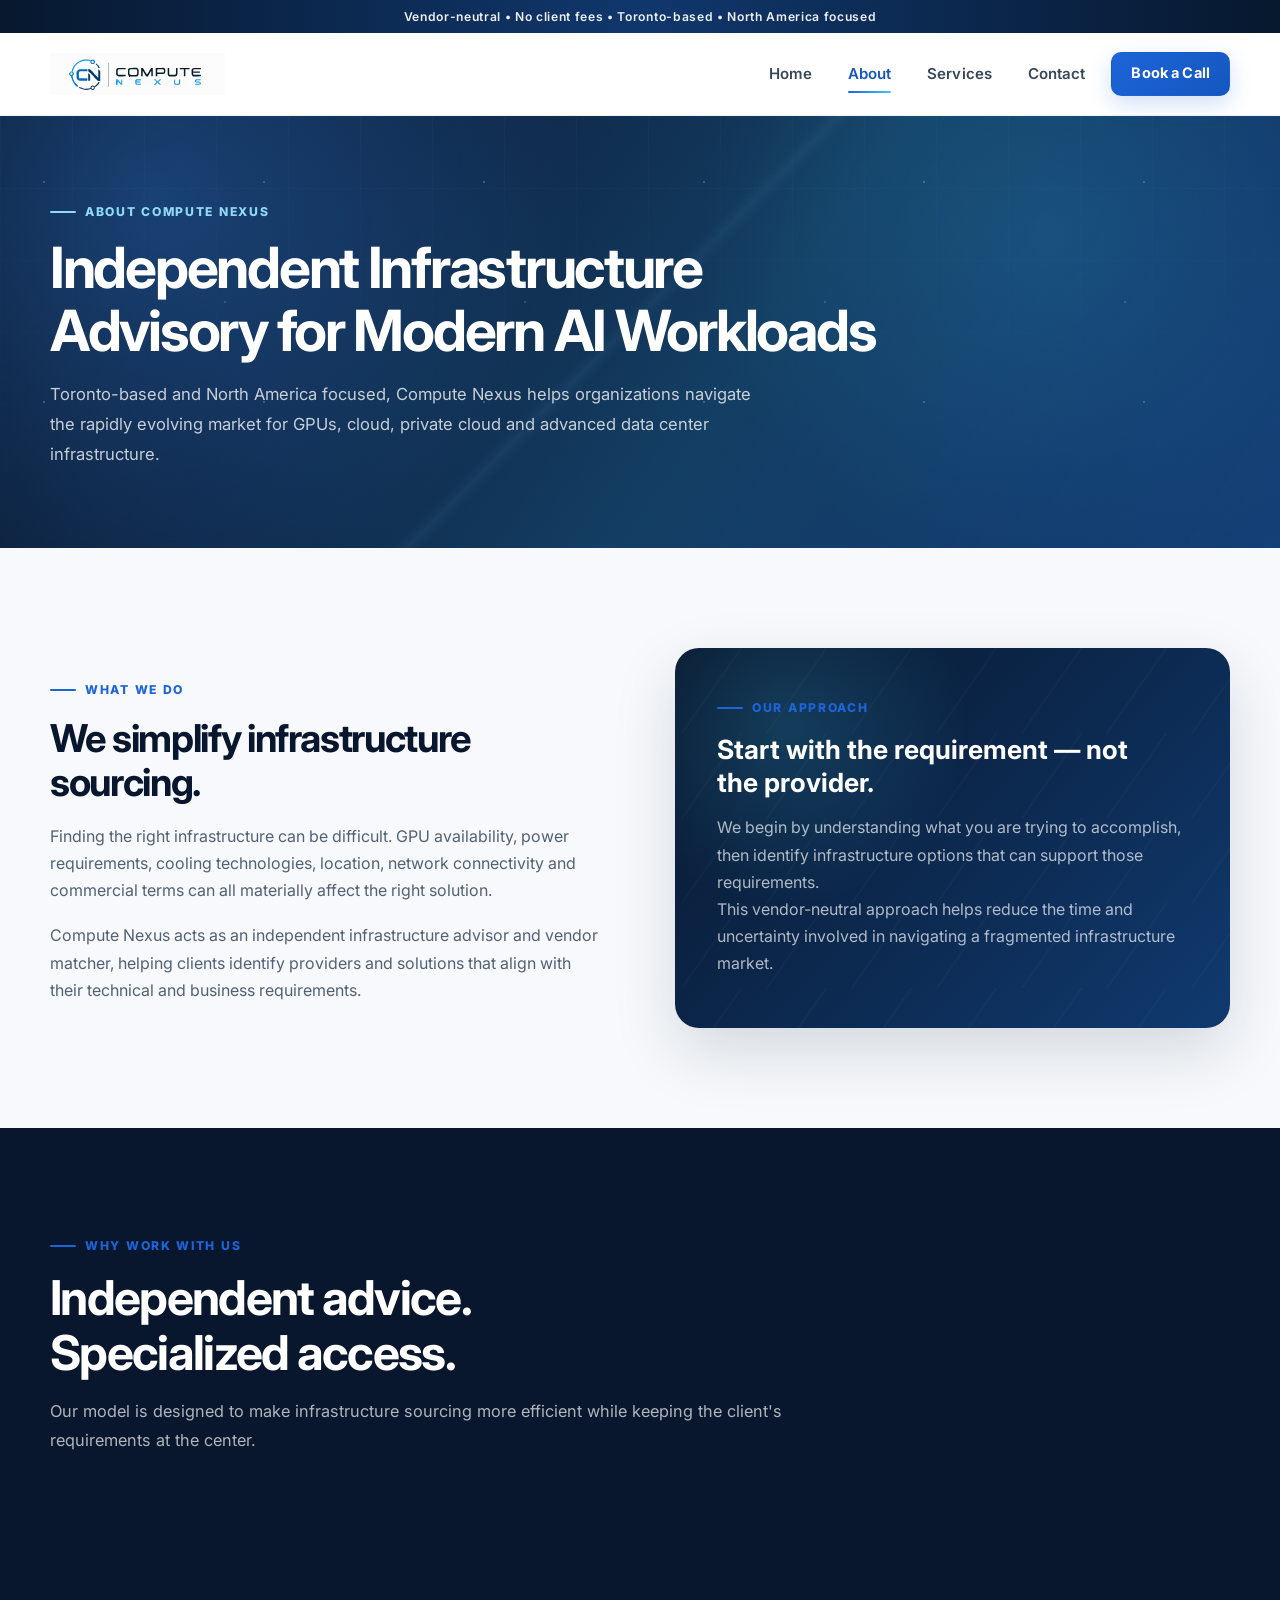
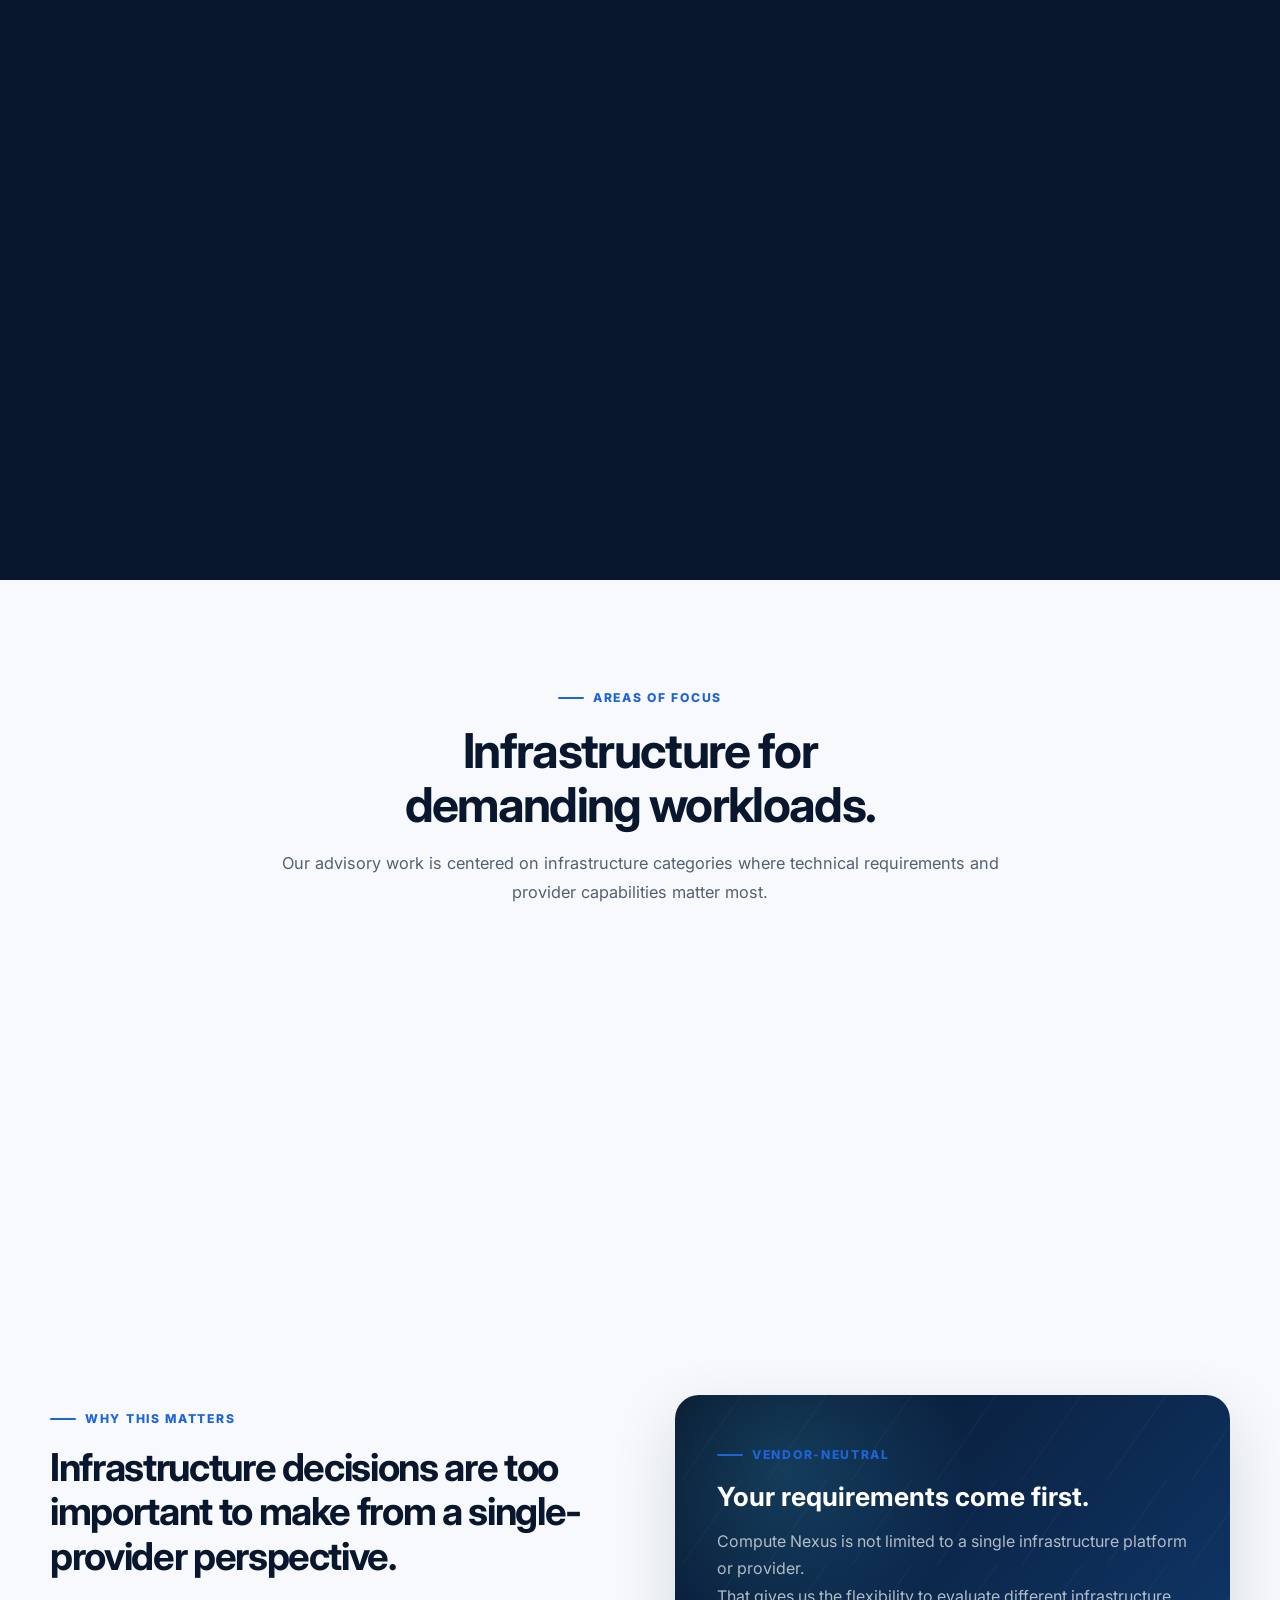
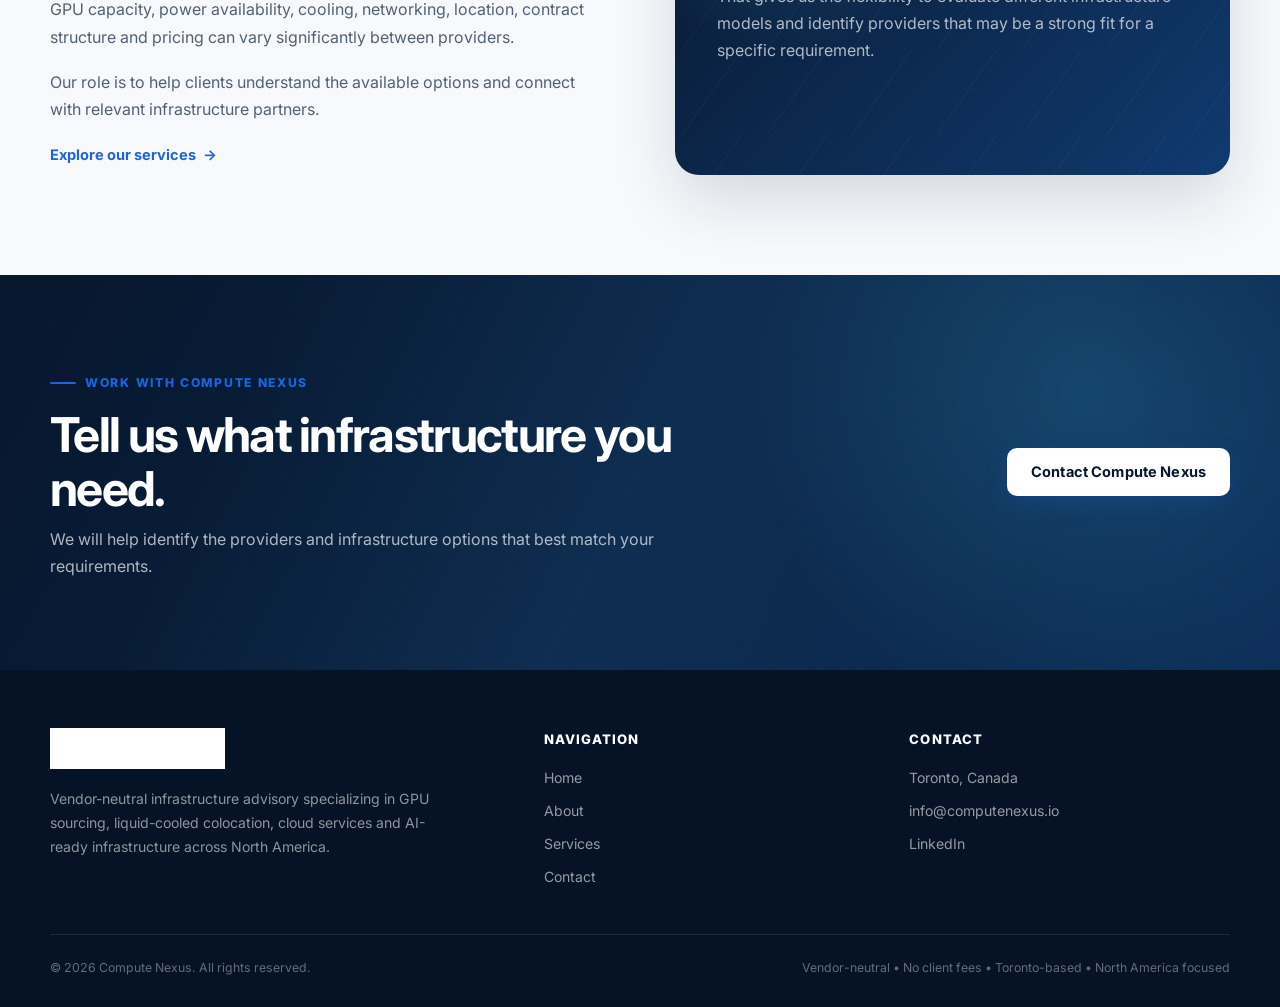
<file: about.html>
<!DOCTYPE html>
<html lang="en">
<head>
    <meta charset="UTF-8">
    <meta name="viewport" content="width=device-width, initial-scale=1.0">

    <title>
        About Compute Nexus | AI Infrastructure Advisory in Toronto
    </title>

    <meta
        name="description"
        content="Learn about Compute Nexus, a Toronto-based, vendor-neutral infrastructure advisory firm helping clients source GPU, cloud, private cloud and liquid-cooled colocation solutions across North America."
    >

    <meta name="robots" content="index, follow">

    <link
        rel="canonical"
        href="https://computenexus.io/about.html"
    >

    <meta property="og:type" content="website">
    <meta
        property="og:title"
        content="About Compute Nexus | AI Infrastructure Advisory in Toronto"
    >
    <meta
        property="og:description"
        content="Toronto-based, vendor-neutral infrastructure advisory for GPU, cloud, private cloud and liquid-cooled colocation solutions across North America."
    >
    <meta
        property="og:url"
        content="https://computenexus.io/about.html"
    >
    <meta property="og:site_name" content="Compute Nexus">

    <!-- Favicon -->
    <link
        rel="icon"
        href="/assets/favicon.ico"
        type="image/x-icon"
    >
    <link
        rel="shortcut icon"
        href="/assets/favicon.ico"
        type="image/x-icon"
    >
    

    <!-- Google Fonts -->
    <link rel="preconnect" href="https://fonts.googleapis.com">
    <link
        rel="preconnect"
        href="https://fonts.gstatic.com"
        crossorigin
    >
    <link
        href="https://fonts.googleapis.com/css2?family=Inter:wght@400;500;600;700;800&display=swap"
        rel="stylesheet"
    >

    <!-- Google tag (gtag.js) -->
    <script
        async
        src="https://www.googletagmanager.com/gtag/js?id=G-HRFWMETFZD"
    ></script>

    <script>
        window.dataLayer = window.dataLayer || [];

        function gtag() {
            dataLayer.push(arguments);
        }

        gtag("js", new Date());
        gtag("config", "G-HRFWMETFZD");
    </script>

    <link
        rel="stylesheet"
        href="css/styles.css"
    >

    <!-- Organization / Professional Service Schema -->
    <script type="application/ld+json">
    {
        "@context": "https://schema.org",
        "@type": "ProfessionalService",
        "name": "Compute Nexus",
        "url": "https://computenexus.io/",
        "description": "Toronto-based, vendor-neutral infrastructure advisory specializing in GPU sourcing, liquid-cooled colocation, cloud services and AI-ready infrastructure across North America.",
        "areaServed": [
            {
                "@type": "Country",
                "name": "Canada"
            },
            {
                "@type": "Country",
                "name": "United States"
            }
        ],
        "address": {
            "@type": "PostalAddress",
            "addressLocality": "Toronto",
            "addressRegion": "Ontario",
            "addressCountry": "CA"
        },
        "serviceType": [
            "GPU Infrastructure Advisory",
            "GPU Rental and Sale",
            "Data Center Colocation Advisory",
            "Liquid-Cooled Colocation",
            "Cloud Infrastructure Advisory",
            "Private Cloud Infrastructure",
            "AI Infrastructure Advisory"
        ]
    }
    </script>
</head>

<body>

    <!-- Accessibility -->
    <a
        class="skip-link"
        href="#main-content"
    >
        Skip to content
    </a>


    <!-- =====================================================
         TOP POSITIONING STRIP
         ===================================================== -->

    <div class="top-strip">
        Vendor-neutral • No client fees • Toronto-based • North America focused
    </div>


    <!-- =====================================================
         HEADER
         ===================================================== -->

    <header>
        <div class="container">

            <nav
                class="nav"
                aria-label="Main navigation"
            >

                <a
                    href="index.html"
                    aria-label="Compute Nexus home"
                >
                    <img
                        class="logo"
                        src="assets/logo.svg"
                        alt="Compute Nexus"
                    >
                </a>

                <div class="main-nav">

                    <a href="index.html">
                        Home
                    </a>

                    <a
                        href="about.html"
                        class="active"
                        aria-current="page"
                    >
                        About
                    </a>

                    <a href="services.html">
                        Services
                    </a>

                    <a href="contact.html">
                        Contact
                    </a>

                    <a
                        href="contact.html#book"
                        class="btn nav-btn"
                    >
                        Book a Call
                    </a>

                </div>

            </nav>

        </div>
    </header>


    <!-- =====================================================
         MAIN CONTENT
         ===================================================== -->

    <main id="main-content">


        <!-- =================================================
             ABOUT HERO
             ================================================= -->

        <section class="hero page-hero hero-about">

            <div class="tech-grid"></div>

            <div class="container">

                <div class="hero-content">

                    <div class="eyebrow reveal">
                        About Compute Nexus
                    </div>

                    <h1 class="reveal reveal-delay-1">
                        Independent Infrastructure Advisory
                        for Modern AI Workloads
                    </h1>

                    <p class="hero-description reveal reveal-delay-2">
                        Toronto-based and North America focused,
                        Compute Nexus helps organizations navigate
                        the rapidly evolving market for GPUs, cloud,
                        private cloud and advanced data center
                        infrastructure.
                    </p>

                </div>

            </div>

        </section>


        <!-- =================================================
             INTRODUCTION
             ================================================= -->

        <section class="section">

            <div class="container">

                <div class="split">

                    <div class="split-content reveal">

                        <div class="eyebrow">
                            What We Do
                        </div>

                        <h2>
                            We simplify infrastructure sourcing.
                        </h2>

                        <p>
                            Finding the right infrastructure can be
                            difficult. GPU availability, power
                            requirements, cooling technologies,
                            location, network connectivity and
                            commercial terms can all materially affect
                            the right solution.
                        </p>

                        <p>
                            Compute Nexus acts as an independent
                            infrastructure advisor and vendor matcher,
                            helping clients identify providers and
                            solutions that align with their technical
                            and business requirements.
                        </p>

                    </div>


                    <div class="feature-panel reveal reveal-delay-2">

                        <div class="eyebrow">
                            Our Approach
                        </div>

                        <h3>
                            Start with the requirement —
                            not the provider.
                        </h3>

                        <p>
                            We begin by understanding what you are
                            trying to accomplish, then identify
                            infrastructure options that can support
                            those requirements.
                        </p>

                        <p>
                            This vendor-neutral approach helps reduce
                            the time and uncertainty involved in
                            navigating a fragmented infrastructure
                            market.
                        </p>

                    </div>

                </div>

            </div>

        </section>


        <!-- =================================================
             WHY WORK WITH US
             ================================================= -->

        <section class="section section-dark">

            <div class="container">

                <div class="section-heading reveal">

                    <div class="eyebrow">
                        Why Work With Us
                    </div>

                    <h2>
                        Independent advice. Specialized access.
                    </h2>

                    <p>
                        Our model is designed to make infrastructure
                        sourcing more efficient while keeping the
                        client's requirements at the center.
                    </p>

                </div>


                <div
                    class="grid grid-3"
                    data-stagger
                >

                    <article class="card">

                        <div class="card-icon">

                            <svg
                                viewBox="0 0 24 24"
                                fill="none"
                                stroke="currentColor"
                                stroke-width="1.8"
                                aria-hidden="true"
                            >
                                <path d="M12 3v18M3 12h18"/>
                                <circle cx="12" cy="12" r="8"/>
                            </svg>

                        </div>

                        <h3>
                            No cost to clients
                        </h3>

                        <p>
                            Compute Nexus does not charge clients
                            for our vendor matching and infrastructure
                            advisory services.
                        </p>

                    </article>


                    <article class="card">

                        <div class="card-icon">

                            <svg
                                viewBox="0 0 24 24"
                                fill="none"
                                stroke="currentColor"
                                stroke-width="1.8"
                                aria-hidden="true"
                            >
                                <circle cx="12" cy="12" r="9"/>
                                <path d="M3 12h18M12 3c2.5 2.5 3.5 5.5 3.5 9s-1 6.5-3.5 9c-2.5-2.5-3.5-5.5-3.5-9S9.5 5.5 12 3Z"/>
                            </svg>

                        </div>

                        <h3>
                            Toronto-based, North America focused
                        </h3>

                        <p>
                            We provide a Canadian point of contact
                            while sourcing infrastructure across the
                            broader North American market.
                        </p>

                    </article>


                    <article class="card">

                        <div class="card-icon">

                            <svg
                                viewBox="0 0 24 24"
                                fill="none"
                                stroke="currentColor"
                                stroke-width="1.8"
                                aria-hidden="true"
                            >
                                <path d="M4 18V9"/>
                                <path d="M10 18V5"/>
                                <path d="M16 18v-7"/>
                                <path d="M22 18V3"/>
                            </svg>

                        </div>

                        <h3>
                            Specialized provider access
                        </h3>

                        <p>
                            Access specialized, off-market and
                            emerging infrastructure providers that
                            may not be obvious through conventional
                            searches.
                        </p>

                    </article>


                    <article class="card">

                        <div class="card-icon">

                            <svg
                                viewBox="0 0 24 24"
                                fill="none"
                                stroke="currentColor"
                                stroke-width="1.8"
                                aria-hidden="true"
                            >
                                <path d="M12 3l7 4v5c0 4.5-3 7.5-7 9-4-1.5-7-4.5-7-9V7l7-4Z"/>
                                <path d="m9 12 2 2 4-4"/>
                            </svg>

                        </div>

                        <h3>
                            Vendor-neutral
                        </h3>

                        <p>
                            We are not tied to a single infrastructure
                            provider, allowing recommendations to be
                            based on the client's requirements.
                        </p>

                    </article>


                    <article class="card">

                        <div class="card-icon">

                            <svg
                                viewBox="0 0 24 24"
                                fill="none"
                                stroke="currentColor"
                                stroke-width="1.8"
                                aria-hidden="true"
                            >
                                <rect
                                    x="3"
                                    y="4"
                                    width="18"
                                    height="16"
                                    rx="2"
                                />
                                <path d="M7 8h10M7 12h10M7 16h5"/>
                            </svg>

                        </div>

                        <h3>
                            Deep AI &amp; GPU expertise
                        </h3>

                        <p>
                            Our focus includes high-performance GPU
                            infrastructure, AI workloads, high-density
                            environments and the infrastructure needed
                            to support them.
                        </p>

                    </article>


                    <article class="card">

                        <div class="card-icon">

                            <svg
                                viewBox="0 0 24 24"
                                fill="none"
                                stroke="currentColor"
                                stroke-width="1.8"
                                aria-hidden="true"
                            >
                                <path d="M5 12h14"/>
                                <path d="m13 6 6 6-6 6"/>
                                <path d="M4 5v14"/>
                            </svg>

                        </div>

                        <h3>
                            Faster infrastructure sourcing
                        </h3>

                        <p>
                            We help shorten the path from an
                            infrastructure requirement to relevant
                            providers and viable options.
                        </p>

                    </article>

                </div>

            </div>

        </section>


        <!-- =================================================
             AREAS OF FOCUS
             ================================================= -->

        <section class="section">

            <div class="container">

                <div class="section-heading center reveal">

                    <div class="eyebrow">
                        Areas of Focus
                    </div>

                    <h2>
                        Infrastructure for demanding workloads.
                    </h2>

                    <p>
                        Our advisory work is centered on infrastructure
                        categories where technical requirements and
                        provider capabilities matter most.
                    </p>

                </div>


                <div
                    class="process"
                    data-stagger
                >

                    <div class="process-step">

                        <span class="step-number">
                            01
                        </span>

                        <h3>
                            GPU Infrastructure
                        </h3>

                        <p>
                            High-performance GPUs and clusters for
                            AI training, inference and other
                            compute-intensive workloads.
                        </p>

                    </div>


                    <div class="process-step">

                        <span class="step-number">
                            02
                        </span>

                        <h3>
                            Liquid-Cooled Colocation
                        </h3>

                        <p>
                            High-density data center environments
                            designed for modern AI and accelerated
                            compute deployments.
                        </p>

                    </div>


                    <div class="process-step">

                        <span class="step-number">
                            03
                        </span>

                        <h3>
                            Cloud &amp; Private Cloud
                        </h3>

                        <p>
                            Cloud and private cloud infrastructure
                            aligned with performance, commercial
                            and deployment requirements.
                        </p>

                    </div>


                    <div class="process-step">

                        <span class="step-number">
                            04
                        </span>

                        <h3>
                            Infrastructure Sourcing
                        </h3>

                        <p>
                            Vendor matching and infrastructure
                            advisory across Canada, the United
                            States and broader markets.
                        </p>

                    </div>

                </div>

            </div>

        </section>


        <!-- =================================================
             VENDOR-NEUTRAL POSITIONING
             ================================================= -->

        <section class="section">

            <div class="container">

                <div class="split reverse">

                    <div class="feature-panel reveal">

                        <div class="eyebrow">
                            Vendor-Neutral
                        </div>

                        <h3>
                            Your requirements come first.
                        </h3>

                        <p>
                            Compute Nexus is not limited to a single
                            infrastructure platform or provider.
                        </p>

                        <p>
                            That gives us the flexibility to evaluate
                            different infrastructure models and
                            identify providers that may be a strong
                            fit for a specific requirement.
                        </p>

                    </div>


                    <div class="split-content reveal reveal-delay-2">

                        <div class="eyebrow">
                            Why This Matters
                        </div>

                        <h2>
                            Infrastructure decisions are too important
                            to make from a single-provider perspective.
                        </h2>

                        <p>
                            GPU capacity, power availability, cooling,
                            networking, location, contract structure
                            and pricing can vary significantly between
                            providers.
                        </p>

                        <p>
                            Our role is to help clients understand
                            the available options and connect with
                            relevant infrastructure partners.
                        </p>

                        <a
                            href="services.html"
                            class="text-link"
                        >
                            Explore our services
                        </a>

                    </div>

                </div>

            </div>

        </section>


        <!-- =================================================
             CTA
             ================================================= -->

        <section class="cta">

            <div class="container">

                <div class="cta-inner">

                    <div class="reveal">

                        <div class="eyebrow">
                            Work With Compute Nexus
                        </div>

                        <h2>
                            Tell us what infrastructure
                            you need.
                        </h2>

                        <p>
                            We will help identify the providers
                            and infrastructure options that best
                            match your requirements.
                        </p>

                    </div>

                    <div class="reveal reveal-delay-2">

                        <a
                            href="contact.html"
                            class="btn btn-light"
                        >
                            Contact Compute Nexus
                        </a>

                    </div>

                </div>

            </div>

        </section>

    </main>


    <!-- =====================================================
         FOOTER
         ===================================================== -->

    <footer>

        <div class="container">

            <div class="footer-grid">

                <div class="footer-brand">

                    <a href="index.html">

                        <img
                            src="assets/logo.svg"
                            alt="Compute Nexus"
                        >

                    </a>

                    <p>
                        Vendor-neutral infrastructure advisory
                        specializing in GPU sourcing, liquid-cooled
                        colocation, cloud services and AI-ready
                        infrastructure across North America.
                    </p>

                </div>


                <div>

                    <div class="footer-heading">
                        Navigation
                    </div>

                    <div class="footer-links">

                        <a href="index.html">
                            Home
                        </a>

                        <a href="about.html">
                            About
                        </a>

                        <a href="services.html">
                            Services
                        </a>

                        <a href="contact.html">
                            Contact
                        </a>

                    </div>

                </div>


                <div>

                    <div class="footer-heading">
                        Contact
                    </div>

                    <div class="footer-links">

                        <span>
                            Toronto, Canada
                        </span>

                        <a href="mailto:info@computenexus.io">
                            info@computenexus.io
                        </a>

                        <a
                            href="https://www.linkedin.com/"
                            target="_blank"
                            rel="noopener noreferrer"
                        >
                            LinkedIn
                        </a>

                    </div>

                </div>

            </div>


            <div class="footer-bottom">

                <span>
                    ©
                    <span data-current-year></span>
                    Compute Nexus. All rights reserved.
                </span>

                <span>
                    Vendor-neutral • No client fees •
                    Toronto-based • North America focused
                </span>

            </div>

        </div>

    </footer>


    <!-- JavaScript -->
    <script
        src="js/script.js"
        defer
    ></script>

</body>
</html>
</file>
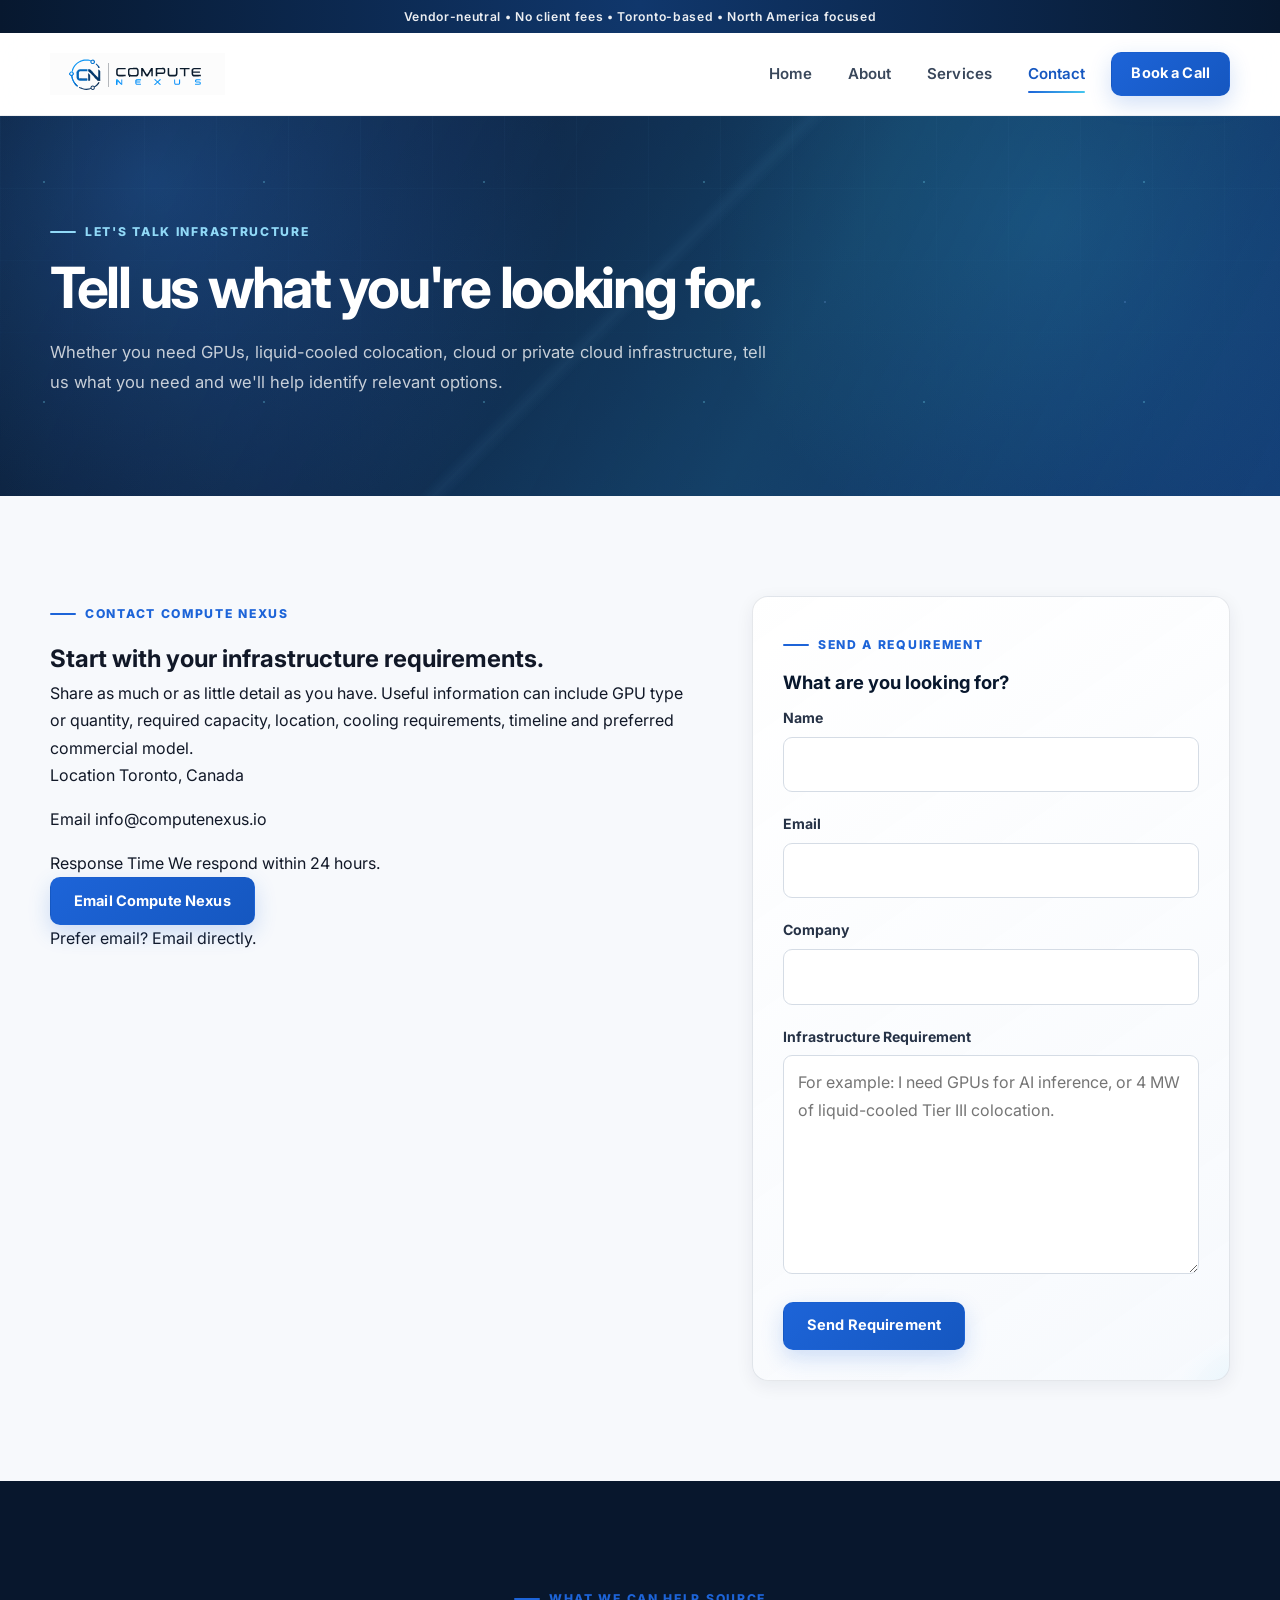
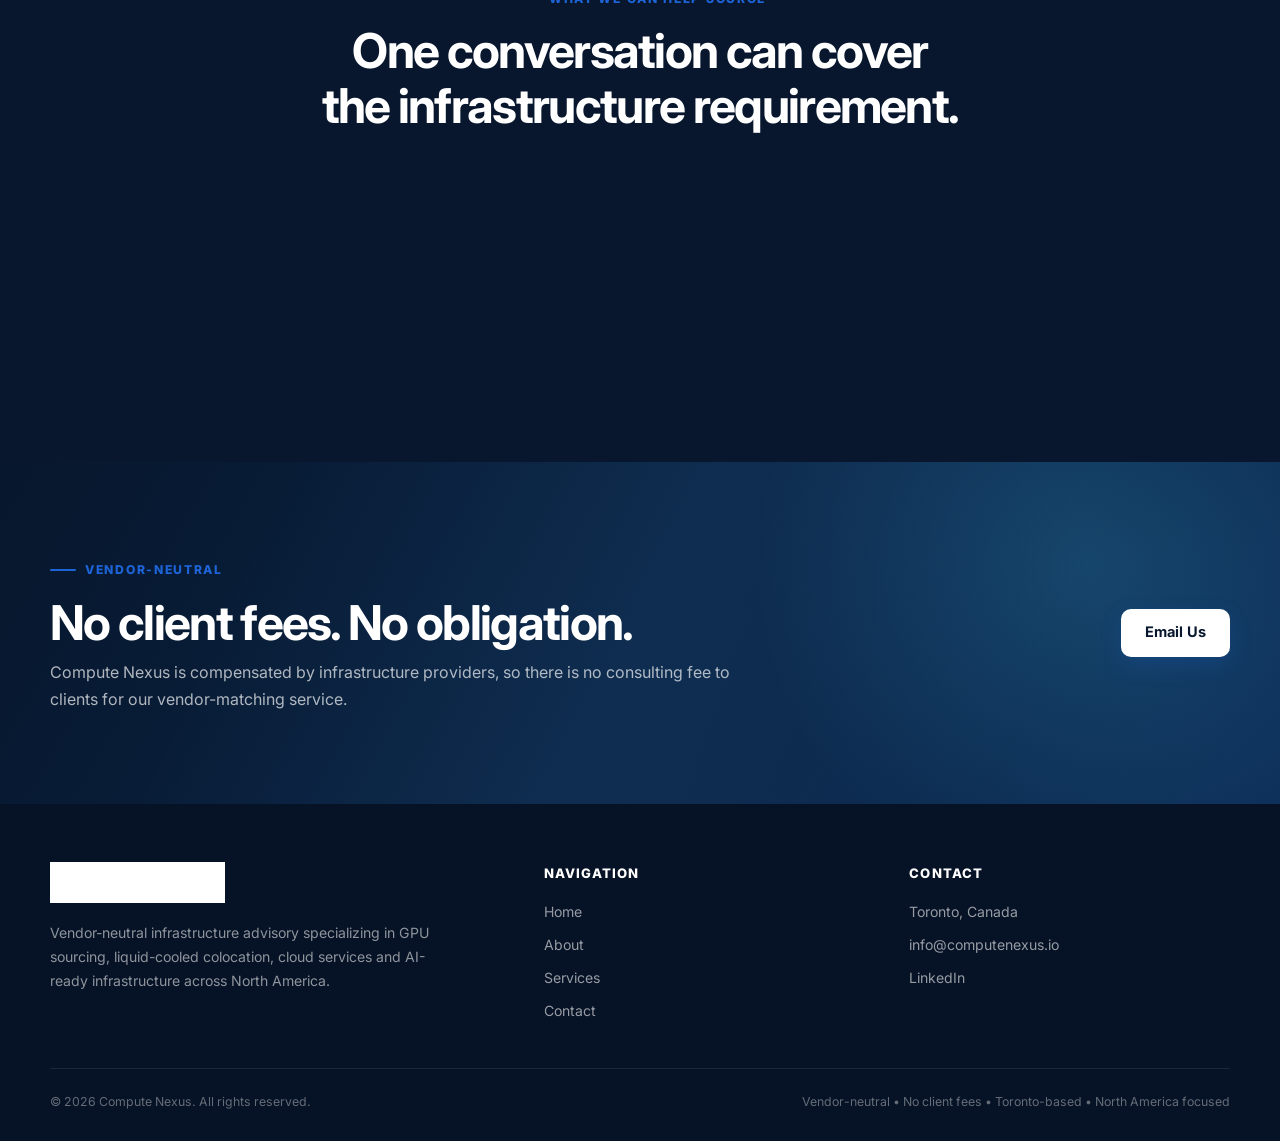
<file: contact.html>
<!DOCTYPE html>
<html lang="en">
<head>
    <meta charset="UTF-8">
    <meta name="viewport" content="width=device-width, initial-scale=1.0">

    <title>Contact Compute Nexus | GPU, Cloud &amp; Colocation Advisory</title>

    <meta
        name="description"
        content="Contact Compute Nexus for vendor-neutral GPU sourcing, liquid-cooled colocation, cloud, private cloud and AI infrastructure advisory across Canada and North America."
    >

    <meta name="robots" content="index, follow">

    <link rel="canonical" href="https://computenexus.io/contact.html">

    <meta property="og:type" content="website">
    <meta property="og:title" content="Contact Compute Nexus | GPU, Cloud &amp; Colocation Advisory">
    <meta property="og:description" content="Contact Compute Nexus for vendor-neutral GPU sourcing, liquid-cooled colocation, cloud, private cloud and AI infrastructure advisory across Canada and North America.">
    <meta property="og:url" content="https://computenexus.io/contact.html">
    <meta property="og:site_name" content="Compute Nexus">

    <!-- Favicon -->
    <link rel="icon" href="/assets/favicon.ico" type="image/x-icon">
    <link rel="shortcut icon" href="/assets/favicon.ico" type="image/x-icon">

    <!-- Google Fonts -->
    <link rel="preconnect" href="https://fonts.googleapis.com">
    <link rel="preconnect" href="https://fonts.gstatic.com" crossorigin>
    <link
        href="https://fonts.googleapis.com/css2?family=Inter:wght@400;500;600;700;800&display=swap"
        rel="stylesheet"
    >

    <!-- Google tag (gtag.js) -->
    <script async src="https://www.googletagmanager.com/gtag/js?id=G-HRFWMETFZD"></script>
    <script>
        window.dataLayer = window.dataLayer || [];
        function gtag() {
            dataLayer.push(arguments);
        }
        gtag('js', new Date());
        gtag('config', 'G-HRFWMETFZD');
    </script>

    <link rel="stylesheet" href="css/styles.css">

    <!-- Organization / Professional Service Schema -->
    <script type="application/ld+json">
    {
        "@context": "https://schema.org",
        "@type": "ProfessionalService",
        "name": "Compute Nexus",
        "url": "https://computenexus.io/",
        "description": "Toronto-based, vendor-neutral infrastructure advisory specializing in GPU sourcing, liquid-cooled colocation, cloud services and AI-ready infrastructure across North America.",
        "areaServed": [
            {
                "@type": "Country",
                "name": "Canada"
            },
            {
                "@type": "Country",
                "name": "United States"
            }
        ],
        "address": {
            "@type": "PostalAddress",
            "addressLocality": "Toronto",
            "addressRegion": "Ontario",
            "addressCountry": "CA"
        },
        "serviceType": [
            "GPU Infrastructure Advisory",
            "GPU Rental and Sale",
            "Data Center Colocation Advisory",
            "Liquid-Cooled Colocation",
            "Cloud Infrastructure Advisory",
            "Private Cloud Infrastructure",
            "AI Infrastructure Advisory"
        ]
    }
    </script>
</head>

<body>

    <a class="skip-link" href="#main-content">Skip to content</a>

    <div class="top-strip">
        Vendor-neutral • No client fees • Toronto-based • North America focused
    </div>

    <header>
        <div class="container">
            <nav class="nav" aria-label="Main navigation">

                <a href="index.html" aria-label="Compute Nexus home">
                    <img class="logo" src="assets/logo.svg" alt="Compute Nexus">
                </a>

                <div class="main-nav">
                    <a href="index.html">Home</a>
                    <a href="about.html">About</a>
                    <a href="services.html">Services</a>
                    <a href="contact.html" class="active" aria-current="page">Contact</a>
                    <a href="#book" class="btn nav-btn">Book a Call</a>
                </div>

            </nav>
        </div>
    </header>

    <main id="main-content">

        <section class="hero page-hero hero-contact">
            <div class="tech-grid"></div>

            <div class="container">
                <div class="hero-content">

                    <div class="eyebrow reveal">
                        Let's Talk Infrastructure
                    </div>

                    <h1 class="reveal reveal-delay-1">
                        Tell us what you're looking for.
                    </h1>

                    <p class="hero-description reveal reveal-delay-2">
                        Whether you need GPUs, liquid-cooled colocation,
                        cloud or private cloud infrastructure, tell us what
                        you need and we'll help identify relevant options.
                    </p>

                </div>
            </div>
        </section>

        <section class="section" id="book">
            <div class="container">

                <div class="contact-grid">

                    <div class="contact-content reveal">

                        <div class="eyebrow">
                            Contact Compute Nexus
                        </div>

                        <h2>
                            Start with your infrastructure requirements.
                        </h2>

                        <p>
                            Share as much or as little detail as you have.
                            Useful information can include GPU type or quantity,
                            required capacity, location, cooling requirements,
                            timeline and preferred commercial model.
                        </p>

                        <div class="contact-details">

                            <div class="contact-detail">
                                <span class="contact-detail-label">Location</span>
                                <span>Toronto, Canada</span>
                            </div>

                            <div class="contact-detail">
                                <span class="contact-detail-label">Email</span>
                                <a href="mailto:info@computenexus.io">
                                    info@computenexus.io
                                </a>
                            </div>

                            <div class="contact-detail">
                                <span class="contact-detail-label">Response Time</span>
                                <span>We respond within 24 hours.</span>
                            </div>

                        </div>

                        <div class="contact-actions">
                            <a href="mailto:info@computenexus.io" class="btn">
                                Email Compute Nexus
                            </a>

                            <p>
                                Prefer email? <a href="mailto:info@computenexus.io">Email directly</a>.
                            </p>
                        </div>

                    </div>

                    <div class="card contact-form-card reveal reveal-delay-2">

                        <div class="eyebrow">
                            Send a Requirement
                        </div>

                        <h3>
                            What are you looking for?
                        </h3>

                        <form
                            action="https://formspree.io/f/xjglrglv"
                            method="POST"
                        >

                            <div class="form-group">
                                <label for="name">Name</label>
                                <input
                                    type="text"
                                    id="name"
                                    name="name"
                                    autocomplete="name"
                                    required
                                >
                            </div>

                            <div class="form-group">
                                <label for="email">Email</label>
                                <input
                                    type="email"
                                    id="email"
                                    name="email"
                                    autocomplete="email"
                                    required
                                >
                            </div>

                            <div class="form-group">
                                <label for="company">Company</label>
                                <input
                                    type="text"
                                    id="company"
                                    name="company"
                                    autocomplete="organization"
                                >
                            </div>

                            <div class="form-group">
                                <label for="requirement">Infrastructure Requirement</label>
                                <textarea
                                    id="requirement"
                                    name="requirement"
                                    rows="7"
                                    placeholder="For example: I need GPUs for AI inference, or 4 MW of liquid-cooled Tier III colocation."
                                    required
                                ></textarea>
                            </div>

                            <input
                                type="hidden"
                                name="_subject"
                                value="New Compute Nexus infrastructure inquiry"
                            >

                            <button type="submit" class="btn">
                                Send Requirement
                            </button>

                        </form>

                    </div>

                </div>
            </div>
        </section>

        <section class="section section-dark">
            <div class="container">

                <div class="section-heading center reveal">
                    <div class="eyebrow">What We Can Help Source</div>

                    <h2>
                        One conversation can cover the infrastructure requirement.
                    </h2>
                </div>

                <div class="grid grid-3" data-stagger>

                    <article class="card">
                        <h3>GPUs &amp; AI Compute</h3>
                        <p>
                            GPU rental, GPU purchases, servers and clusters
                            for AI training and inference.
                        </p>
                    </article>

                    <article class="card">
                        <h3>Data Center Colocation</h3>
                        <p>
                            High-density and liquid-cooled environments for
                            demanding AI and compute deployments.
                        </p>
                    </article>

                    <article class="card">
                        <h3>Cloud &amp; Private Cloud</h3>
                        <p>
                            Cloud and private cloud infrastructure aligned
                            with technical and commercial requirements.
                        </p>
                    </article>

                </div>
            </div>
        </section>

        <section class="cta">
            <div class="container">

                <div class="cta-inner">

                    <div class="reveal">
                        <div class="eyebrow">Vendor-Neutral</div>

                        <h2>
                            No client fees. No obligation.
                        </h2>

                        <p>
                            Compute Nexus is compensated by infrastructure
                            providers, so there is no consulting fee to
                            clients for our vendor-matching service.
                        </p>
                    </div>

                    <div class="reveal reveal-delay-2">
                        <a href="mailto:info@computenexus.io" class="btn btn-light">
                            Email Us
                        </a>
                    </div>

                </div>
            </div>
        </section>

    </main>

    <footer>
        <div class="container">

            <div class="footer-grid">

                <div class="footer-brand">
                    <a href="index.html">
                        <img src="assets/logo.svg" alt="Compute Nexus">
                    </a>

                    <p>
                        Vendor-neutral infrastructure advisory specializing
                        in GPU sourcing, liquid-cooled colocation, cloud
                        services and AI-ready infrastructure across
                        North America.
                    </p>
                </div>

                <div>
                    <div class="footer-heading">Navigation</div>

                    <div class="footer-links">
                        <a href="index.html">Home</a>
                        <a href="about.html">About</a>
                        <a href="services.html">Services</a>
                        <a href="contact.html">Contact</a>
                    </div>
                </div>

                <div>
                    <div class="footer-heading">Contact</div>

                    <div class="footer-links">
                        <span>Toronto, Canada</span>

                        <a href="mailto:info@computenexus.io">
                            info@computenexus.io
                        </a>

                        <a
                            href="https://www.linkedin.com/"
                            target="_blank"
                            rel="noopener noreferrer"
                        >
                            LinkedIn
                        </a>
                    </div>
                </div>

            </div>

            <div class="footer-bottom">
                <span>
                    © <span data-current-year></span>
                    Compute Nexus. All rights reserved.
                </span>

                <span>
                    Vendor-neutral • No client fees • Toronto-based • North America focused
                </span>
            </div>

        </div>
    </footer>

    <script src="js/script.js"></script>

</body>
</html>
</file>
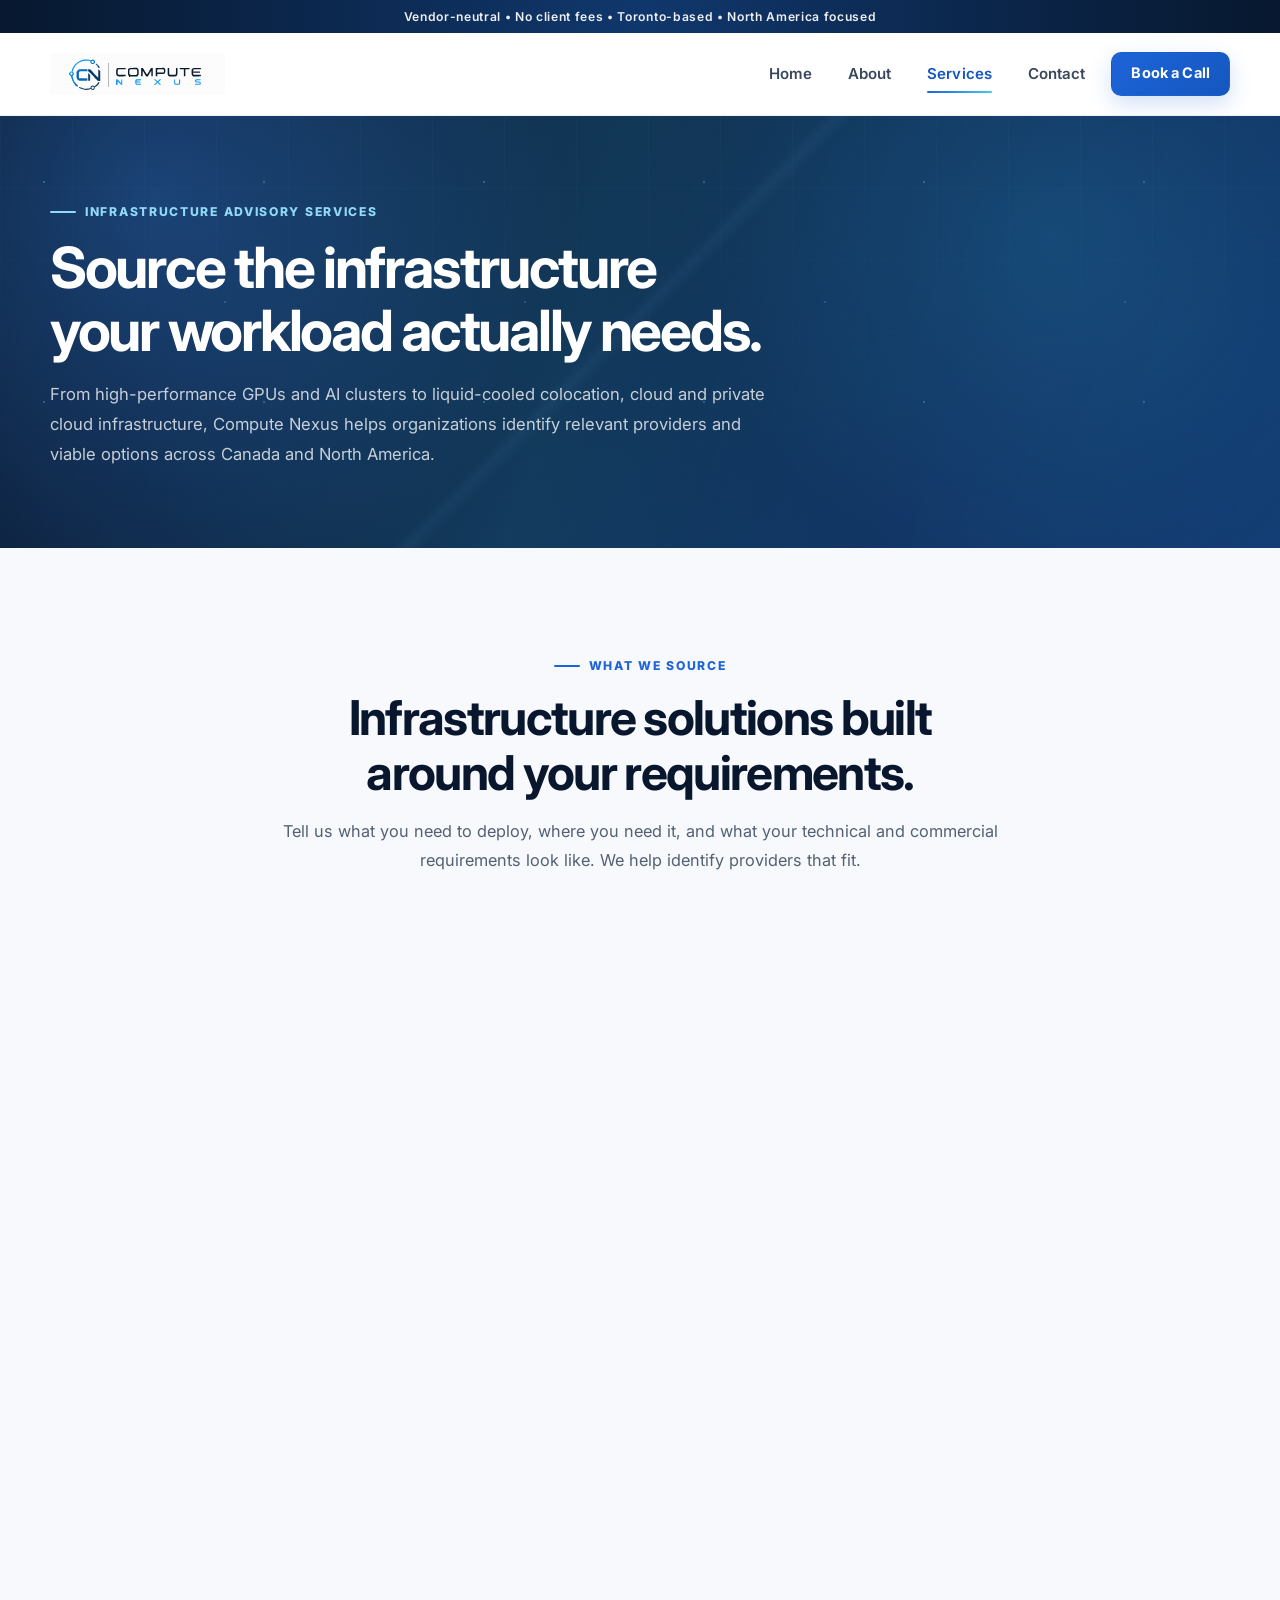
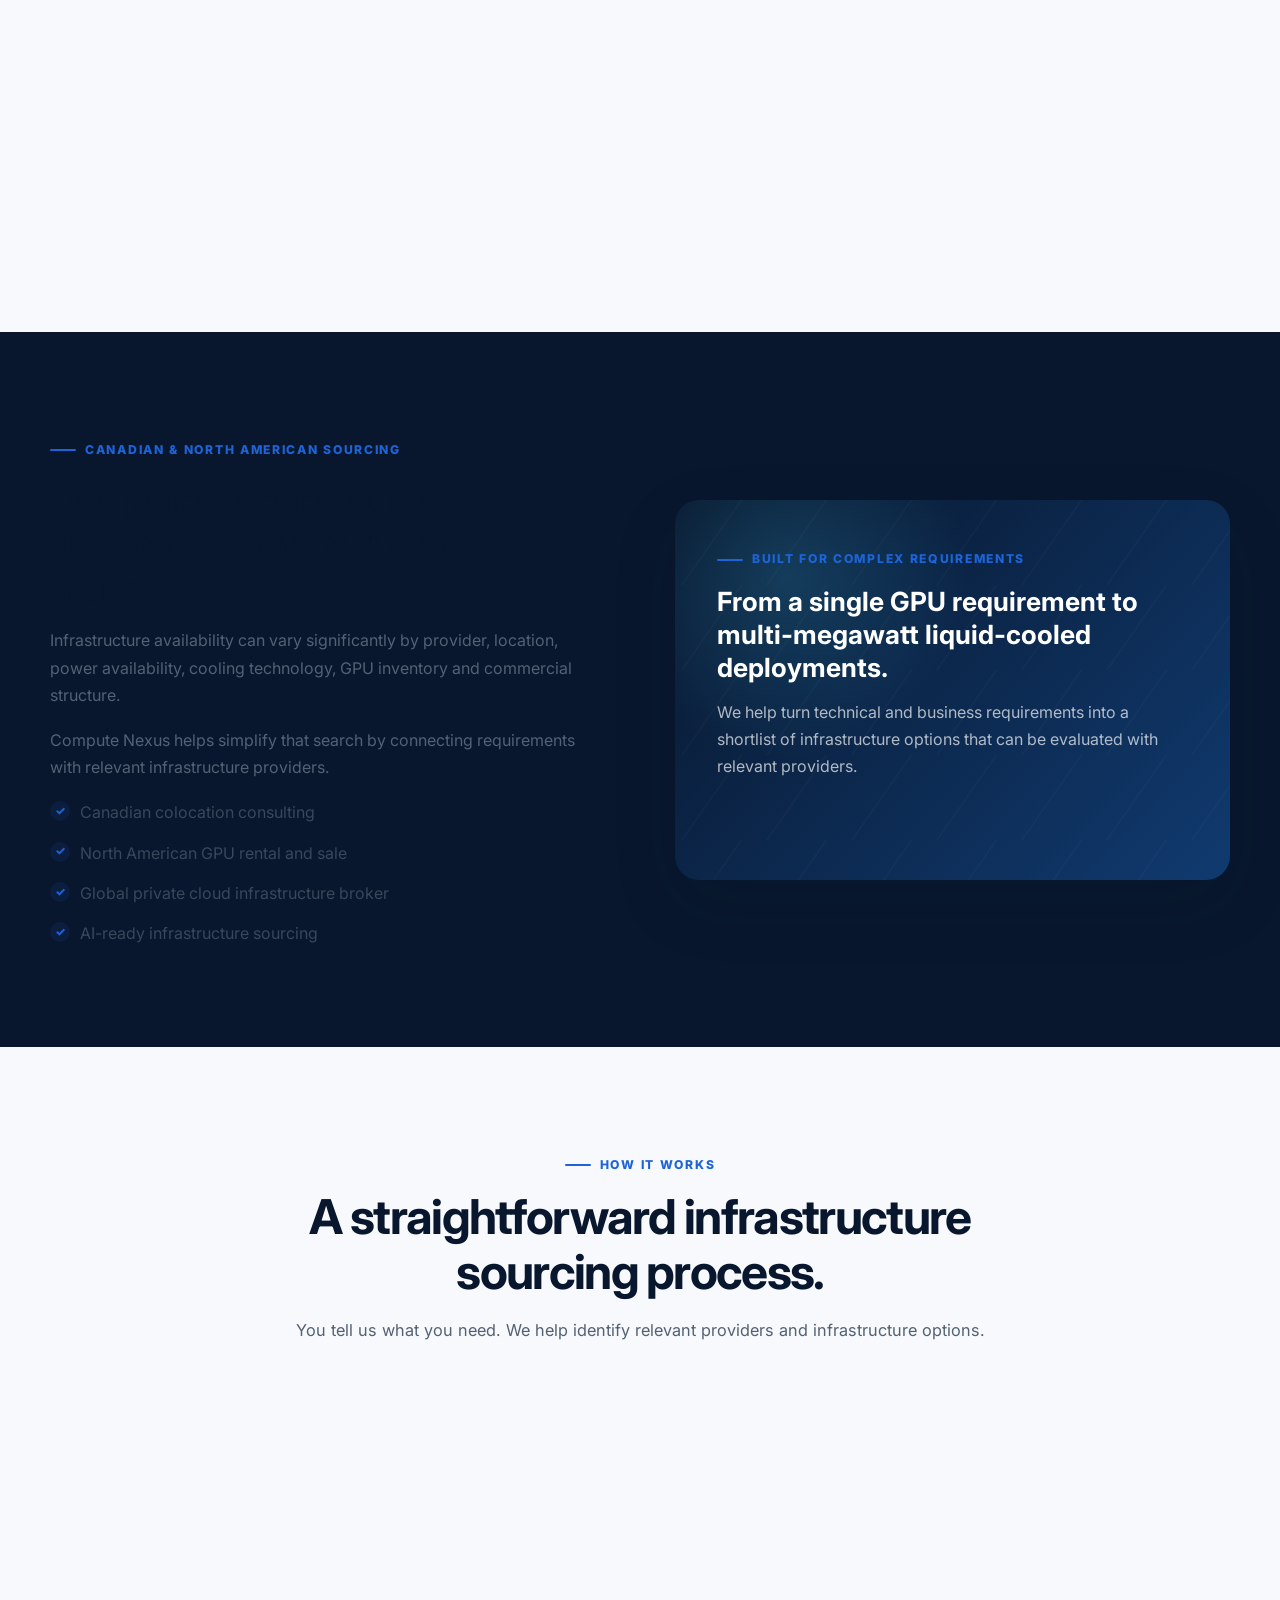
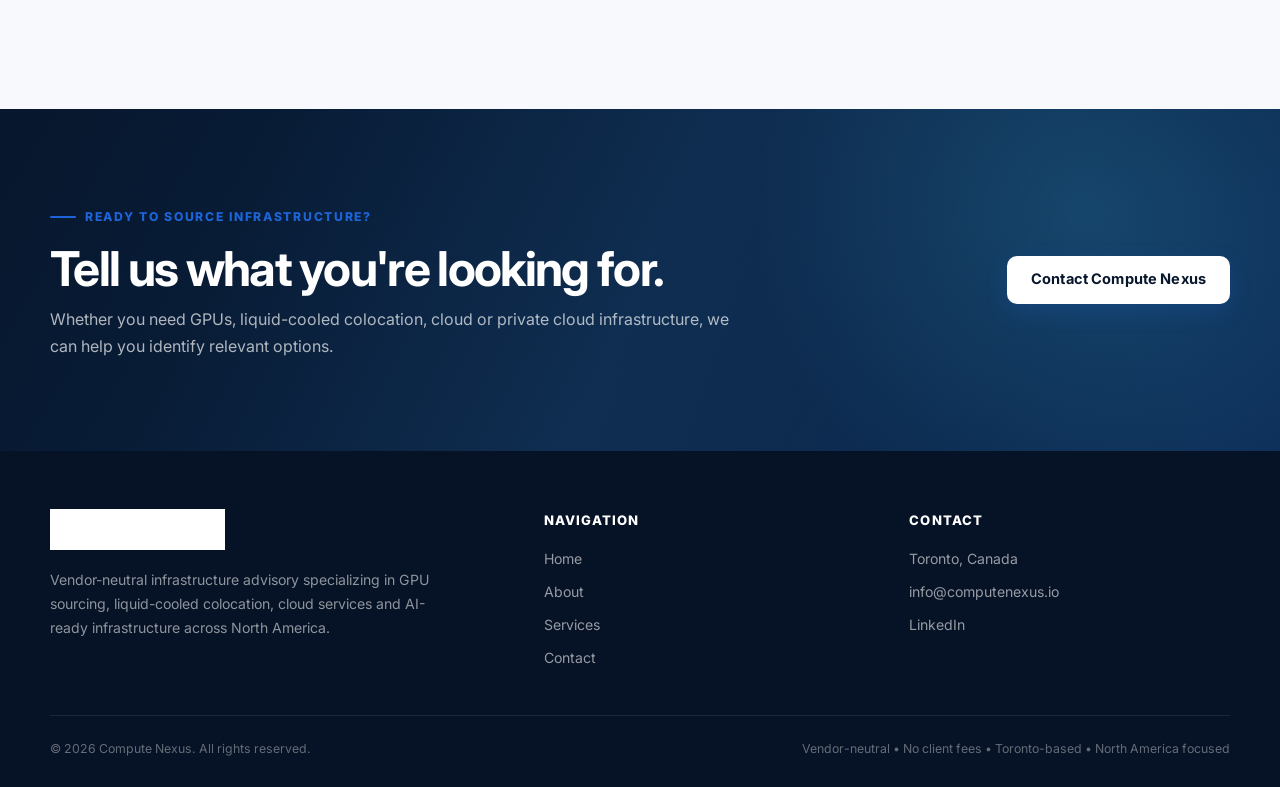
<file: services.html>
<!DOCTYPE html>
<html lang="en">
<head>
    <meta charset="UTF-8">
    <meta name="viewport" content="width=device-width, initial-scale=1.0">

    <title>Compute Nexus Services | GPU, Cloud &amp; Colocation Advisory</title>

    <meta
        name="description"
        content="Compute Nexus provides vendor-neutral GPU sourcing, liquid-cooled colocation, cloud, private cloud and AI infrastructure advisory across Canada and North America."
    >

    <meta name="robots" content="index, follow">

    <link rel="canonical" href="https://computenexus.io/services.html">

    <meta property="og:type" content="website">
    <meta property="og:title" content="Compute Nexus Services | GPU, Cloud &amp; Colocation Advisory">
    <meta property="og:description" content="Vendor-neutral GPU, liquid-cooled colocation, cloud, private cloud and AI infrastructure advisory across Canada and North America.">
    <meta property="og:url" content="https://computenexus.io/services.html">
    <meta property="og:site_name" content="Compute Nexus">

    <!-- Favicon -->
    <link rel="icon" href="/assets/favicon.ico" type="image/x-icon">
    <link rel="shortcut icon" href="/assets/favicon.ico" type="image/x-icon">

    <!-- Google Fonts -->
    <link rel="preconnect" href="https://fonts.googleapis.com">
    <link rel="preconnect" href="https://fonts.gstatic.com" crossorigin>
    <link
        href="https://fonts.googleapis.com/css2?family=Inter:wght@400;500;600;700;800&display=swap"
        rel="stylesheet"
    >

    <!-- Google tag (gtag.js) -->
    <script async src="https://www.googletagmanager.com/gtag/js?id=G-HRFWMETFZD"></script>
    <script>
        window.dataLayer = window.dataLayer || [];
        function gtag() {
            dataLayer.push(arguments);
        }
        gtag('js', new Date());
        gtag('config', 'G-HRFWMETFZD');
    </script>

    <link rel="stylesheet" href="css/styles.css">

    <!-- Organization / Professional Service Schema -->
    <script type="application/ld+json">
    {
        "@context": "https://schema.org",
        "@type": "ProfessionalService",
        "name": "Compute Nexus",
        "url": "https://computenexus.io/",
        "description": "Toronto-based, vendor-neutral infrastructure advisory specializing in GPU sourcing, liquid-cooled colocation, cloud services and AI-ready infrastructure across North America.",
        "areaServed": [
            {
                "@type": "Country",
                "name": "Canada"
            },
            {
                "@type": "Country",
                "name": "United States"
            }
        ],
        "address": {
            "@type": "PostalAddress",
            "addressLocality": "Toronto",
            "addressRegion": "Ontario",
            "addressCountry": "CA"
        },
        "serviceType": [
            "GPU Infrastructure Advisory",
            "GPU Rental and Sale",
            "Data Center Colocation Advisory",
            "Liquid-Cooled Colocation",
            "Cloud Infrastructure Advisory",
            "Private Cloud Infrastructure",
            "AI Infrastructure Advisory"
        ]
    }
    </script>
</head>

<body>

    <a class="skip-link" href="#main-content">Skip to content</a>

    <div class="top-strip">
        Vendor-neutral • No client fees • Toronto-based • North America focused
    </div>

    <header>
        <div class="container">
            <nav class="nav" aria-label="Main navigation">

                <a href="index.html" aria-label="Compute Nexus home">
                    <img class="logo" src="assets/logo.svg" alt="Compute Nexus">
                </a>

                <div class="main-nav">
                    <a href="index.html">Home</a>
                    <a href="about.html">About</a>
                    <a href="services.html" class="active" aria-current="page">Services</a>
                    <a href="contact.html">Contact</a>
                    <a href="contact.html#book" class="btn nav-btn">Book a Call</a>
                </div>

            </nav>
        </div>
    </header>

    <main id="main-content">

        <section class="hero page-hero hero-services">
            <div class="tech-grid"></div>

            <div class="container">
                <div class="hero-content">

                    <div class="eyebrow reveal">
                        Infrastructure Advisory Services
                    </div>

                    <h1 class="reveal reveal-delay-1">
                        Source the infrastructure your workload actually needs.
                    </h1>

                    <p class="hero-description reveal reveal-delay-2">
                        From high-performance GPUs and AI clusters to
                        liquid-cooled colocation, cloud and private cloud
                        infrastructure, Compute Nexus helps organizations
                        identify relevant providers and viable options
                        across Canada and North America.
                    </p>

                </div>
            </div>
        </section>

        <section class="section">
            <div class="container">

                <div class="section-heading center reveal">
                    <div class="eyebrow">What We Source</div>
                    <h2>
                        Infrastructure solutions built around your requirements.
                    </h2>
                    <p>
                        Tell us what you need to deploy, where you need it,
                        and what your technical and commercial requirements
                        look like. We help identify providers that fit.
                    </p>
                </div>

                <div class="grid grid-3" data-stagger>

                    <article class="card service-card" id="gpu">
                        <div class="card-icon">
                            <svg viewBox="0 0 24 24" fill="none"
                                stroke="currentColor" stroke-width="1.8"
                                aria-hidden="true">
                                <rect x="3" y="4" width="18" height="16" rx="2"/>
                                <path d="M7 8h10M7 12h10M7 16h4"/>
                            </svg>
                        </div>

                        <h3>GPU Infrastructure</h3>

                        <p>
                            Rent or buy high-performance GPUs or clusters
                            for AI training, inference and other demanding
                            compute workloads.
                        </p>

                        <ul class="check-list">
                            <li>GPU rental and sale</li>
                            <li>Single-server and cluster requirements</li>
                            <li>AI training and inference infrastructure</li>
                            <li>North American sourcing</li>
                        </ul>
                    </article>

                    <article class="card service-card" id="colocation">
                        <div class="card-icon">
                            <svg viewBox="0 0 24 24" fill="none"
                                stroke="currentColor" stroke-width="1.8"
                                aria-hidden="true">
                                <rect x="4" y="3" width="16" height="18" rx="2"/>
                                <path d="M8 7h8M8 11h8M8 15h8M8 19h2"/>
                            </svg>
                        </div>

                        <h3>Liquid-Cooled Colocation</h3>

                        <p>
                            Source high-density, AI-ready data center
                            capacity for deployments where traditional
                            air-cooled environments may not be sufficient.
                        </p>

                        <ul class="check-list">
                            <li>Liquid-cooled environments</li>
                            <li>High-density deployments</li>
                            <li>AI-ready data centers</li>
                            <li>Multi-megawatt requirements</li>
                        </ul>
                    </article>

                    <article class="card service-card" id="cloud">
                        <div class="card-icon">
                            <svg viewBox="0 0 24 24" fill="none"
                                stroke="currentColor" stroke-width="1.8"
                                aria-hidden="true">
                                <path d="M7 18h10a4 4 0 0 0 .5-7.97A6 6 0 0 0 6 8.5a4.5 4.5 0 0 0 1 9.5Z"/>
                                <path d="M9 14h6M12 11v6"/>
                            </svg>
                        </div>

                        <h3>Cloud Infrastructure</h3>

                        <p>
                            Identify cloud infrastructure that aligns with
                            workload, performance, geography, contract and
                            commercial requirements.
                        </p>

                        <ul class="check-list">
                            <li>Cloud infrastructure sourcing</li>
                            <li>GPU-enabled cloud environments</li>
                            <li>Flexible commercial models</li>
                            <li>Infrastructure comparison</li>
                        </ul>
                    </article>

                    <article class="card service-card" id="private-cloud">
                        <div class="card-icon">
                            <svg viewBox="0 0 24 24" fill="none"
                                stroke="currentColor" stroke-width="1.8"
                                aria-hidden="true">
                                <rect x="3" y="5" width="18" height="14" rx="2"/>
                                <path d="M7 9h10M7 13h6M9 19v2M15 19v2"/>
                            </svg>
                        </div>

                        <h3>Private Cloud</h3>

                        <p>
                            Source private cloud environments for organizations
                            looking for dedicated infrastructure, predictable
                            commercial models and greater control.
                        </p>

                        <ul class="check-list">
                            <li>Private cloud infrastructure</li>
                            <li>Dedicated environments</li>
                            <li>Monthly contract options</li>
                            <li>Egress considerations</li>
                        </ul>
                    </article>

                    <article class="card service-card" id="vendor-matching">
                        <div class="card-icon">
                            <svg viewBox="0 0 24 24" fill="none"
                                stroke="currentColor" stroke-width="1.8"
                                aria-hidden="true">
                                <circle cx="8" cy="8" r="3"/>
                                <circle cx="16" cy="16" r="3"/>
                                <path d="M10.5 10.5 13.5 13.5M16 5v4M8 15v4"/>
                            </svg>
                        </div>

                        <h3>Vendor Matching</h3>

                        <p>
                            We match technical and business requirements
                            with vetted infrastructure partners quickly
                            and efficiently, at no cost to clients.
                        </p>

                        <ul class="check-list">
                            <li>Vendor-neutral sourcing</li>
                            <li>Specialized provider network</li>
                            <li>Off-market and emerging capacity</li>
                            <li>No client fees</li>
                        </ul>
                    </article>

                    <article class="card service-card" id="advisory">
                        <div class="card-icon">
                            <svg viewBox="0 0 24 24" fill="none"
                                stroke="currentColor" stroke-width="1.8"
                                aria-hidden="true">
                                <path d="M4 19h16"/>
                                <path d="M6 16V9M10 16V5M14 16v-3M18 16V7"/>
                            </svg>
                        </div>

                        <h3>AI Infrastructure Advisory</h3>

                        <p>
                            Get help translating workload requirements into
                            infrastructure options that can be evaluated
                            across providers and markets.
                        </p>

                        <ul class="check-list">
                            <li>Workload-to-infrastructure matching</li>
                            <li>Technical requirement review</li>
                            <li>Commercial requirement review</li>
                            <li>North American infrastructure sourcing</li>
                        </ul>
                    </article>

                </div>
            </div>
        </section>

        <section class="section section-dark">
            <div class="container">

                <div class="split">

                    <div class="split-content reveal">
                        <div class="eyebrow">
                            Canadian &amp; North American Sourcing
                        </div>

                        <h2>
                            One point of contact for a fragmented infrastructure market.
                        </h2>

                        <p>
                            Infrastructure availability can vary significantly
                            by provider, location, power availability, cooling
                            technology, GPU inventory and commercial structure.
                        </p>

                        <p>
                            Compute Nexus helps simplify that search by connecting
                            requirements with relevant infrastructure providers.
                        </p>

                        <ul class="check-list">
                            <li>Canadian colocation consulting</li>
                            <li>North American GPU rental and sale</li>
                            <li>Global private cloud infrastructure broker</li>
                            <li>AI-ready infrastructure sourcing</li>
                        </ul>
                    </div>

                    <div class="feature-panel reveal reveal-delay-2">
                        <div class="eyebrow">
                            Built for Complex Requirements
                        </div>

                        <h3>
                            From a single GPU requirement to multi-megawatt
                            liquid-cooled deployments.
                        </h3>

                        <p>
                            We help turn technical and business requirements
                            into a shortlist of infrastructure options that
                            can be evaluated with relevant providers.
                        </p>
                    </div>

                </div>
            </div>
        </section>

        <section class="section">
            <div class="container">

                <div class="section-heading center reveal">
                    <div class="eyebrow">How It Works</div>

                    <h2>
                        A straightforward infrastructure sourcing process.
                    </h2>

                    <p>
                        You tell us what you need. We help identify relevant
                        providers and infrastructure options.
                    </p>
                </div>

                <div class="process" data-stagger>

                    <div class="process-step">
                        <span class="step-number">01</span>
                        <h3>Define the requirement</h3>
                        <p>
                            Share your workload, GPU or capacity needs,
                            location, timeline and commercial requirements.
                        </p>
                    </div>

                    <div class="process-step">
                        <span class="step-number">02</span>
                        <h3>Source providers</h3>
                        <p>
                            We identify relevant providers and available
                            infrastructure options from our network.
                        </p>
                    </div>

                    <div class="process-step">
                        <span class="step-number">03</span>
                        <h3>Evaluate options</h3>
                        <p>
                            Compare infrastructure, location, capacity,
                            technical fit and commercial considerations.
                        </p>
                    </div>

                    <div class="process-step">
                        <span class="step-number">04</span>
                        <h3>Select the right fit</h3>
                        <p>
                            Move forward with the provider and infrastructure
                            arrangement that best meets your requirements.
                        </p>
                    </div>

                </div>
            </div>
        </section>

        <section class="cta">
            <div class="container">

                <div class="cta-inner">

                    <div class="reveal">
                        <div class="eyebrow">Ready to Source Infrastructure?</div>

                        <h2>
                            Tell us what you're looking for.
                        </h2>

                        <p>
                            Whether you need GPUs, liquid-cooled colocation,
                            cloud or private cloud infrastructure, we can
                            help you identify relevant options.
                        </p>
                    </div>

                    <div class="reveal reveal-delay-2">
                        <a href="contact.html" class="btn btn-light">
                            Contact Compute Nexus
                        </a>
                    </div>

                </div>
            </div>
        </section>

    </main>

    <footer>
        <div class="container">

            <div class="footer-grid">

                <div class="footer-brand">
                    <a href="index.html">
                        <img src="assets/logo.svg" alt="Compute Nexus">
                    </a>

                    <p>
                        Vendor-neutral infrastructure advisory specializing
                        in GPU sourcing, liquid-cooled colocation, cloud
                        services and AI-ready infrastructure across
                        North America.
                    </p>
                </div>

                <div>
                    <div class="footer-heading">Navigation</div>

                    <div class="footer-links">
                        <a href="index.html">Home</a>
                        <a href="about.html">About</a>
                        <a href="services.html">Services</a>
                        <a href="contact.html">Contact</a>
                    </div>
                </div>

                <div>
                    <div class="footer-heading">Contact</div>

                    <div class="footer-links">
                        <span>Toronto, Canada</span>

                        <a href="mailto:info@computenexus.io">
                            info@computenexus.io
                        </a>

                        <a
                            href="https://www.linkedin.com/"
                            target="_blank"
                            rel="noopener noreferrer"
                        >
                            LinkedIn
                        </a>
                    </div>
                </div>

            </div>

            <div class="footer-bottom">
                <span>
                    © <span data-current-year></span>
                    Compute Nexus. All rights reserved.
                </span>

                <span>
                    Vendor-neutral • No client fees • Toronto-based • North America focused
                </span>
            </div>

        </div>
    </footer>

    <script src="js/script.js"></script>

</body>
</html>
</file>
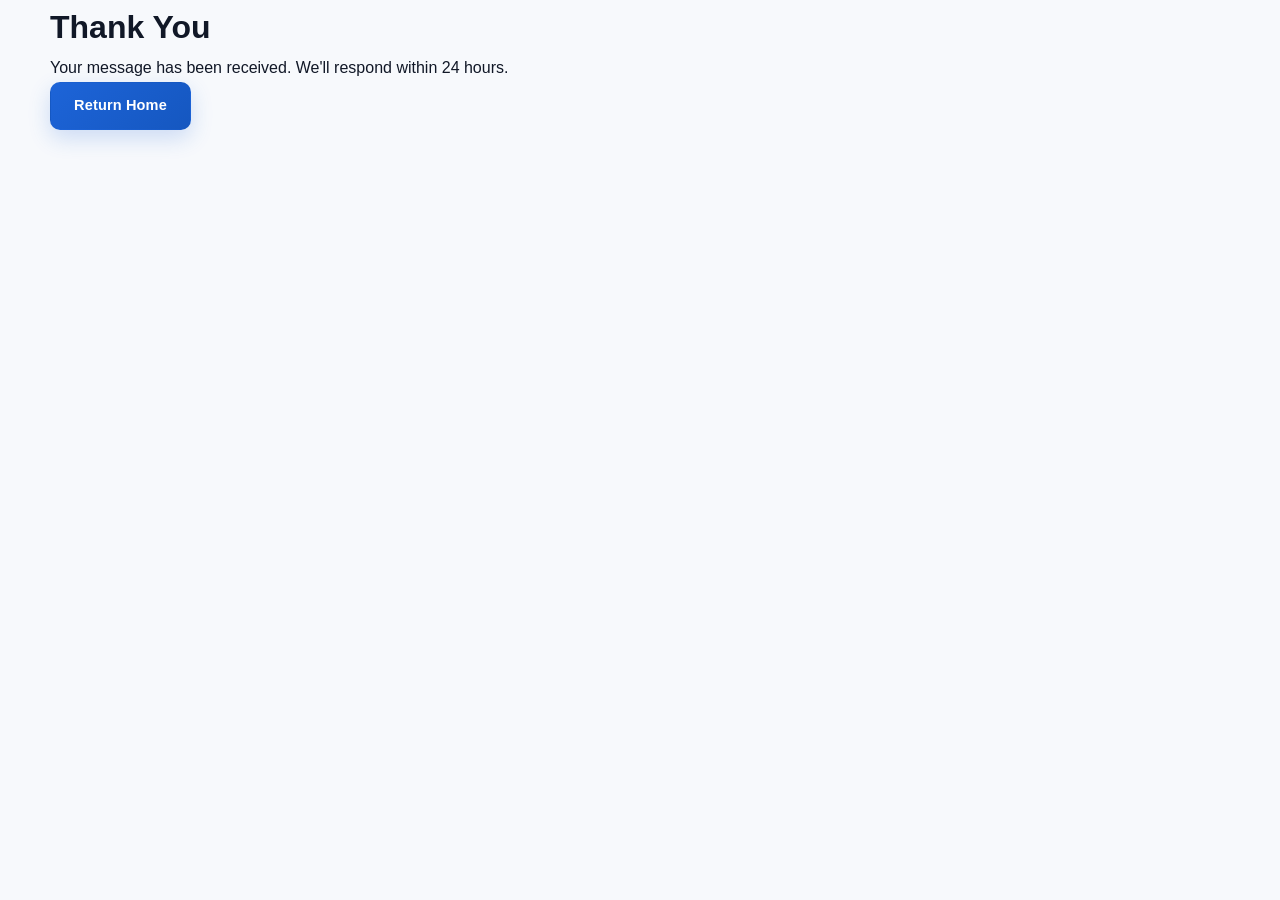
<file: thanks.html>
<!DOCTYPE html>
<html lang="en">

<head>

<meta charset="UTF-8">
<meta name="viewport" content="width=device-width, initial-scale=1.0">

<title>Thank You | Compute Nexus</title>

<link rel="icon" href="assets/favicon.ico?v=3">
<link rel="icon" type="image/png" sizes="32x32" href="assets/favicon-32x32.png?v=3">
<link rel="apple-touch-icon" href="assets/apple-touch-icon.png?v=3">

<link rel="stylesheet" href="css/styles.css">

</head>

<body>

<div class="container">

<h1>Thank You</h1>

<p>
Your message has been received.
We'll respond within 24 hours.
</p>

<a href="index.html" class="btn">
Return Home
</a>

</div>

</body>

</html>
</file>
<file: css/styles.css>
/* =========================================================
   COMPUTE NEXUS v2.0
   Global stylesheet
   ========================================================= */

/* =========================================================
   1. RESET & GLOBAL
   ========================================================= */

* {
    margin: 0;
    padding: 0;
    box-sizing: border-box;
}

html {
    scroll-behavior: smooth;
    font-size: 16px;
}

body {
    font-family: "Inter", -apple-system, BlinkMacSystemFont, "Segoe UI", Roboto,
        Helvetica, Arial, sans-serif;
    background: #f7f9fc;
    color: #111827;
    line-height: 1.7;
    overflow-x: hidden;
    -webkit-font-smoothing: antialiased;
    text-rendering: optimizeLegibility;
}

body::selection {
    background: rgba(37, 99, 235, 0.22);
}

img {
    display: block;
    max-width: 100%;
}

a {
    color: inherit;
    text-decoration: none;
}

button,
input,
textarea,
select {
    font: inherit;
}

button {
    cursor: pointer;
}

ul,
ol {
    list-style: none;
}

/* =========================================================
   2. DESIGN TOKENS
   ========================================================= */

:root {
    --navy-950: #061225;
    --navy-900: #08172d;
    --navy-850: #0b1c36;
    --navy-800: #0e2443;

    --blue-700: #1557c0;
    --blue-600: #1d64d8;
    --blue-500: #2878e8;
    --blue-400: #4c91f0;
    --blue-300: #7fb2f5;

    --cyan-400: #45c7ef;
    --cyan-300: #75dcf7;

    --slate-900: #172033;
    --slate-800: #263246;
    --slate-700: #39475b;
    --slate-600: #536174;
    --slate-500: #6d7a8c;
    --slate-400: #8793a4;
    --slate-300: #b2bdcb;
    --slate-200: #d5dce5;
    --slate-100: #e9edf3;
    --slate-50: #f5f7fa;

    --white: #ffffff;

    --page-bg: #f7f9fc;
    --surface: rgba(255, 255, 255, 0.88);
    --surface-solid: #ffffff;

    --border: rgba(17, 36, 65, 0.10);
    --border-strong: rgba(37, 99, 235, 0.18);

    --shadow-sm: 0 5px 18px rgba(7, 25, 50, 0.07);
    --shadow-md: 0 14px 40px rgba(7, 25, 50, 0.10);
    --shadow-lg: 0 24px 65px rgba(7, 25, 50, 0.14);

    --radius-sm: 10px;
    --radius-md: 16px;
    --radius-lg: 24px;
    --radius-xl: 32px;

    --container: 1180px;

    --ease: cubic-bezier(0.22, 1, 0.36, 1);
    --ease-soft: cubic-bezier(0.25, 0.8, 0.25, 1);

    --transition-fast: 180ms var(--ease);
    --transition: 320ms var(--ease);
    --transition-slow: 650ms var(--ease);
}

/* =========================================================
   3. ACCESSIBILITY
   ========================================================= */

.skip-link {
    position: fixed;
    top: -100px;
    left: 20px;
    z-index: 9999;
    padding: 12px 18px;
    border-radius: 8px;
    background: var(--navy-900);
    color: var(--white);
    font-weight: 700;
    transition: top 180ms ease;
}

.skip-link:focus {
    top: 20px;
}

:focus-visible {
    outline: 3px solid rgba(69, 199, 239, 0.65);
    outline-offset: 3px;
}

/* =========================================================
   4. GLOBAL CONTAINER
   ========================================================= */

.container {
    width: min(calc(100% - 48px), var(--container));
    margin-inline: auto;
}

.section {
    position: relative;
    padding: 100px 0;
}

.section-sm {
    padding: 70px 0;
}

.section-dark {
    background: var(--navy-900);
    color: var(--white);
}

/* =========================================================
   5. TOP STRIP
   ========================================================= */

.top-strip {
    position: relative;
    z-index: 100;
    padding: 8px 20px;
    background: linear-gradient(
        90deg,
        #07182f 0%,
        #10376c 50%,
        #07182f 100%
    );
    color: rgba(255, 255, 255, 0.92);
    text-align: center;
    font-size: 0.76rem;
    font-weight: 600;
    letter-spacing: 0.055em;
    line-height: 1.4;
}

/* =========================================================
   6. HEADER / NAVIGATION
   ========================================================= */

header {
    position: relative;
    z-index: 90;
    background: rgba(255, 255, 255, 0.90);
    border-bottom: 1px solid rgba(17, 36, 65, 0.07);
    backdrop-filter: blur(18px);
    -webkit-backdrop-filter: blur(18px);
}

.nav {
    min-height: 82px;
    display: flex;
    align-items: center;
    justify-content: space-between;
    gap: 32px;
}

.logo {
    width: 175px;
    height: auto;
    flex: 0 0 auto;
}

.main-nav {
    display: flex;
    align-items: center;
    justify-content: flex-end;
    gap: 8px;
}

.main-nav > a:not(.btn) {
    position: relative;
    padding: 11px 14px;
    color: var(--slate-700);
    font-size: 0.94rem;
    font-weight: 600;
    letter-spacing: 0.005em;
    transition:
        color var(--transition-fast),
        background var(--transition-fast);
    border-radius: 9px;
}

.main-nav > a:not(.btn)::after {
    content: "";
    position: absolute;
    left: 14px;
    right: 14px;
    bottom: 5px;
    height: 2px;
    border-radius: 99px;
    background: linear-gradient(90deg, var(--blue-600), var(--cyan-400));
    transform: scaleX(0);
    transform-origin: center;
    transition: transform var(--transition);
}

.main-nav > a:not(.btn):hover {
    color: var(--navy-900);
    background: rgba(37, 99, 235, 0.05);
}

.main-nav > a:not(.btn):hover::after,
.main-nav > a.active:not(.btn)::after {
    transform: scaleX(1);
}

.main-nav > a.active:not(.btn) {
    color: var(--blue-700);
}

/* =========================================================
   7. BUTTONS
   ========================================================= */

.btn {
    position: relative;
    display: inline-flex;
    align-items: center;
    justify-content: center;
    min-height: 48px;
    padding: 13px 23px;
    border: 1px solid transparent;
    border-radius: 10px;
    background: linear-gradient(
        135deg,
        var(--blue-600),
        var(--blue-700)
    );
    color: var(--white) !important;
    font-size: 0.91rem;
    font-weight: 700;
    line-height: 1.2;
    letter-spacing: 0.01em;
    box-shadow: 0 8px 22px rgba(29, 100, 216, 0.20);
    overflow: hidden;
    isolation: isolate;
    transition:
        transform var(--transition),
        box-shadow var(--transition),
        background var(--transition);
}

.btn::before {
    content: "";
    position: absolute;
    inset: 0;
    z-index: -1;
    background: linear-gradient(
        110deg,
        transparent 20%,
        rgba(255, 255, 255, 0.22) 50%,
        transparent 80%
    );
    transform: translateX(-130%);
    transition: transform 650ms var(--ease);
}

.btn:hover {
    transform: translateY(-3px);
    box-shadow: 0 14px 32px rgba(29, 100, 216, 0.27);
    background: linear-gradient(
        135deg,
        var(--blue-500),
        var(--blue-700)
    );
}

.btn:hover::before {
    transform: translateX(130%);
}

.btn:active {
    transform: translateY(-1px);
}

.nav-btn {
    min-height: 44px;
    padding: 11px 19px;
    margin-left: 4px;
}

/* Secondary button */

.btn-secondary {
    background: rgba(255, 255, 255, 0.08);
    border-color: rgba(255, 255, 255, 0.22);
    box-shadow: none;
}

.btn-secondary:hover {
    background: rgba(255, 255, 255, 0.15);
    box-shadow: 0 12px 28px rgba(0, 0, 0, 0.15);
}

/* Light button */

.btn-light {
    background: var(--white);
    color: var(--navy-900) !important;
    border-color: rgba(255, 255, 255, 0.45);
}

.btn-light:hover {
    background: #f5f8fc;
    color: var(--blue-700) !important;
}

/* =========================================================
   8. HERO BASE
   ========================================================= */

.hero,
.page-hero {
    position: relative;
    isolation: isolate;
    overflow: hidden;
    color: var(--white);
    background:
        radial-gradient(
            circle at 12% 18%,
            rgba(51, 130, 230, 0.34),
            transparent 35%
        ),
        radial-gradient(
            circle at 82% 28%,
            rgba(52, 190, 236, 0.16),
            transparent 32%
        ),
        linear-gradient(
            125deg,
            #061427 0%,
            #0a2142 45%,
            #103b72 100%
        );
}

.hero::before,
.page-hero::before {
    content: "";
    position: absolute;
    inset: -25%;
    z-index: -3;
    background:
        linear-gradient(
            115deg,
            transparent 0%,
            rgba(77, 155, 239, 0.08) 30%,
            rgba(70, 215, 247, 0.13) 50%,
            rgba(77, 155, 239, 0.06) 68%,
            transparent 100%
        );
    transform: translate3d(-8%, 0, 0) rotate(-4deg);
    animation: heroLightSweep 16s ease-in-out infinite alternate;
    pointer-events: none;
}

.hero::after,
.page-hero::after {
    content: "";
    position: absolute;
    inset: 0;
    z-index: -2;
    background-image:
        radial-gradient(
            circle at 20% 30%,
            rgba(117, 220, 247, 0.28) 0 1px,
            transparent 1.5px
        ),
        radial-gradient(
            circle at 75% 62%,
            rgba(127, 178, 245, 0.22) 0 1px,
            transparent 1.5px
        ),
        linear-gradient(
            135deg,
            transparent 0 48%,
            rgba(115, 192, 239, 0.06) 49%,
            transparent 50%
        );
    background-size:
        220px 220px,
        300px 300px,
        100% 100%;
    animation: networkDrift 28s linear infinite;
    pointer-events: none;
}

.hero-content,
.page-hero-content {
    position: relative;
    z-index: 2;
}

/* =========================================================
   9. HOME HERO
   ========================================================= */

.hero-home {
    min-height: 690px;
    display: flex;
    align-items: center;
}

.hero-home .hero-content {
    width: min(100%, 900px);
    padding: 105px 0 115px;
}

.hero-home h1 {
    max-width: 920px;
    margin-bottom: 26px;
    font-size: clamp(2.55rem, 5vw, 4.6rem);
    font-weight: 700;
    line-height: 1.08;
    letter-spacing: -0.045em;
    text-wrap: balance;
}

.hero-home h1::after {
    content: "";
    display: block;
    width: 90px;
    height: 3px;
    margin-top: 25px;
    border-radius: 99px;
    background: linear-gradient(
        90deg,
        var(--cyan-400),
        rgba(69, 199, 239, 0.05)
    );
}

.hero-home .typing-line {
    min-height: 34px;
    margin-bottom: 22px;
    color: #a9dcff;
    font-size: clamp(1rem, 2vw, 1.22rem);
    font-weight: 500;
    letter-spacing: 0.005em;
}

.cursor {
    display: inline-block;
    margin-left: 2px;
    color: var(--cyan-300);
    font-weight: 300;
    animation: cursorBlink 0.85s steps(1) infinite;
}

.hero-home .hero-description,
.hero-home > .container > p:not(.typing-line) {
    max-width: 760px;
    margin-bottom: 32px;
    color: rgba(255, 255, 255, 0.78);
    font-size: 1.05rem;
    line-height: 1.85;
}

.hero-home .btn {
    min-width: 145px;
}

/* =========================================================
   10. INTERIOR HEROES
   ========================================================= */

.page-hero {
    min-height: 380px;
    display: flex;
    align-items: center;
}

.page-hero > .container {
    position: relative;
    z-index: 2;
    padding-top: 78px;
    padding-bottom: 78px;
}

.page-hero h1 {
    max-width: 880px;
    margin-bottom: 18px;
    font-size: clamp(2.1rem, 4.5vw, 3.55rem);
    font-weight: 700;
    line-height: 1.1;
    letter-spacing: -0.04em;
    text-wrap: balance;
}

.page-hero p {
    max-width: 730px;
    color: rgba(255, 255, 255, 0.76);
    font-size: 1.04rem;
    line-height: 1.8;
}

/* Page-specific lighting */

.hero-about::before {
    animation-duration: 19s;
    transform: translate3d(7%, -2%, 0) rotate(7deg);
}

.hero-services::before {
    animation-duration: 15s;
    transform: translate3d(-4%, 5%, 0) rotate(-8deg);
}

.hero-contact::before {
    animation-duration: 22s;
    transform: translate3d(9%, 2%, 0) rotate(3deg);
}

/* =========================================================
   11. EYEBROW
   ========================================================= */

.eyebrow {
    display: inline-flex;
    align-items: center;
    gap: 9px;
    margin-bottom: 15px;
    color: var(--blue-600);
    font-size: 0.76rem;
    font-weight: 800;
    letter-spacing: 0.14em;
    text-transform: uppercase;
}

.hero .eyebrow,
.page-hero .eyebrow {
    color: #91d9f7;
}

.eyebrow::before {
    content: "";
    width: 26px;
    height: 2px;
    border-radius: 99px;
    background: currentColor;
}

/* =========================================================
   12. SECTION HEADINGS
   ========================================================= */

.section-heading {
    max-width: 780px;
    margin-bottom: 50px;
}

.section-heading.center {
    margin-inline: auto;
    text-align: center;
}

.section-heading h2 {
    margin-bottom: 16px;
    color: var(--navy-900);
    font-size: clamp(2rem, 3.8vw, 3rem);
    font-weight: 700;
    line-height: 1.14;
    letter-spacing: -0.035em;
    text-wrap: balance;
}

.section-heading p {
    color: var(--slate-600);
    font-size: 1.02rem;
    line-height: 1.8;
}

/* Dark section */

.section-dark .section-heading h2 {
    color: var(--white);
}

.section-dark .section-heading p {
    color: rgba(255, 255, 255, 0.68);
}

/* =========================================================
   13. GRID SYSTEM
   ========================================================= */

.grid {
    display: grid;
    gap: 24px;
}

.grid-2 {
    grid-template-columns: repeat(2, minmax(0, 1fr));
}

.grid-3 {
    grid-template-columns: repeat(3, minmax(0, 1fr));
}

.grid-4 {
    grid-template-columns: repeat(4, minmax(0, 1fr));
}

/* =========================================================
   14. PREMIUM CARDS
   ========================================================= */

.card {
    position: relative;
    padding: 30px;
    border: 1px solid var(--border);
    border-radius: var(--radius-md);
    background:
        linear-gradient(
            145deg,
            rgba(255, 255, 255, 0.97),
            rgba(246, 249, 253, 0.92)
        );
    box-shadow: var(--shadow-sm);
    overflow: hidden;
    transition:
        transform var(--transition),
        box-shadow var(--transition),
        border-color var(--transition);
}

.card::before {
    content: "";
    position: absolute;
    top: 0;
    left: 0;
    width: 100%;
    height: 3px;
    background: linear-gradient(
        90deg,
        var(--blue-600),
        var(--cyan-400)
    );
    transform: scaleX(0);
    transform-origin: left;
    transition: transform var(--transition);
}

.card::after {
    content: "";
    position: absolute;
    width: 160px;
    height: 160px;
    right: -100px;
    bottom: -110px;
    border-radius: 50%;
    background: radial-gradient(
        circle,
        rgba(69, 199, 239, 0.12),
        transparent 68%
    );
    transition:
        transform var(--transition),
        opacity var(--transition);
}

.card:hover {
    transform: translateY(-9px);
    border-color: var(--border-strong);
    box-shadow: var(--shadow-lg);
}

.card:hover::before {
    transform: scaleX(1);
}

.card:hover::after {
    transform: scale(1.5);
}

.card h3 {
    margin-bottom: 11px;
    color: var(--navy-900);
    font-size: 1.15rem;
    font-weight: 700;
    line-height: 1.35;
}

.card p {
    color: var(--slate-600);
    font-size: 0.96rem;
    line-height: 1.75;
}

/* =========================================================
   15. ICON / CARD MARKERS
   ========================================================= */

.card-icon {
    display: inline-flex;
    align-items: center;
    justify-content: center;
    width: 48px;
    height: 48px;
    margin-bottom: 22px;
    border: 1px solid rgba(37, 99, 235, 0.13);
    border-radius: 13px;
    background: linear-gradient(
        145deg,
        rgba(37, 99, 235, 0.10),
        rgba(69, 199, 239, 0.13)
    );
    color: var(--blue-600);
}

.card-icon svg {
    width: 22px;
    height: 22px;
}

/* =========================================================
   16. SERVICE CARDS
   ========================================================= */

.service-card {
    min-height: 260px;
    display: flex;
    flex-direction: column;
}

.service-card p {
    margin-bottom: 18px;
}

.service-card .card-link {
    margin-top: auto;
}

/* =========================================================
   17. LINKS
   ========================================================= */

.text-link,
.card-link {
    display: inline-flex;
    align-items: center;
    gap: 7px;
    color: var(--blue-600);
    font-size: 0.91rem;
    font-weight: 700;
    transition:
        gap var(--transition-fast),
        color var(--transition-fast);
}

.text-link::after,
.card-link::after {
    content: "→";
    transition: transform var(--transition-fast);
}

.text-link:hover,
.card-link:hover {
    color: var(--blue-700);
    gap: 10px;
}

.text-link:hover::after,
.card-link:hover::after {
    transform: translateX(2px);
}

/* =========================================================
   18. TRUST / VALUE PROPOSITION
   ========================================================= */

.trust-grid {
    display: grid;
    grid-template-columns: repeat(4, minmax(0, 1fr));
    gap: 14px;
}

.trust-item {
    padding: 22px;
    border: 1px solid var(--border);
    border-radius: 13px;
    background: rgba(255, 255, 255, 0.74);
    transition:
        transform var(--transition),
        border-color var(--transition),
        box-shadow var(--transition);
}

.trust-item:hover {
    transform: translateY(-5px);
    border-color: var(--border-strong);
    box-shadow: var(--shadow-sm);
}

.trust-item strong {
    display: block;
    margin-bottom: 5px;
    color: var(--navy-900);
    font-size: 0.95rem;
}

.trust-item span {
    display: block;
    color: var(--slate-600);
    font-size: 0.84rem;
    line-height: 1.55;
}

/* =========================================================
   19. STATISTICS
   ========================================================= */

.stats {
    display: grid;
    grid-template-columns: repeat(4, minmax(0, 1fr));
    gap: 18px;
}

.stat {
    padding: 28px 24px;
    border: 1px solid rgba(255, 255, 255, 0.10);
    border-radius: 16px;
    background: rgba(255, 255, 255, 0.055);
    backdrop-filter: blur(10px);
    -webkit-backdrop-filter: blur(10px);
}

.stat-number {
    margin-bottom: 5px;
    color: var(--white);
    font-size: clamp(1.75rem, 3vw, 2.45rem);
    font-weight: 700;
    line-height: 1;
    letter-spacing: -0.04em;
}

.stat-label {
    color: rgba(255, 255, 255, 0.62);
    font-size: 0.84rem;
    line-height: 1.5;
}

/* =========================================================
   20. SPLIT CONTENT
   ========================================================= */

.split {
    display: grid;
    grid-template-columns: minmax(0, 1fr) minmax(0, 1fr);
    gap: 70px;
    align-items: center;
}

.split.reverse > :first-child {
    order: 2;
}

.split-content h2 {
    margin-bottom: 18px;
    color: var(--navy-900);
    font-size: clamp(1.9rem, 3vw, 2.65rem);
    line-height: 1.16;
    letter-spacing: -0.035em;
}

.split-content p {
    margin-bottom: 18px;
    color: var(--slate-600);
}

.split-content p:last-child {
    margin-bottom: 0;
}

/* =========================================================
   21. FEATURE PANEL
   ========================================================= */

.feature-panel {
    position: relative;
    min-height: 380px;
    padding: 42px;
    border-radius: var(--radius-lg);
    background:
        radial-gradient(
            circle at 20% 20%,
            rgba(69, 199, 239, 0.18),
            transparent 34%
        ),
        linear-gradient(
            135deg,
            var(--navy-900),
            #103a6f
        );
    box-shadow: var(--shadow-lg);
    overflow: hidden;
    color: var(--white);
}

.feature-panel::before {
    content: "";
    position: absolute;
    inset: 0;
    background:
        linear-gradient(
            125deg,
            transparent 0 45%,
            rgba(255, 255, 255, 0.055) 46%,
            transparent 47%
        );
    background-size: 85px 85px;
    opacity: 0.55;
    animation: panelGrid 24s linear infinite;
}

.feature-panel > * {
    position: relative;
    z-index: 1;
}

.feature-panel h3 {
    max-width: 450px;
    margin-bottom: 15px;
    font-size: 1.65rem;
    line-height: 1.25;
}

.feature-panel p {
    max-width: 500px;
    color: rgba(255, 255, 255, 0.68);
}

/* =========================================================
   22. CHECK LIST
   ========================================================= */

.check-list {
    display: grid;
    gap: 13px;
}

.check-list li {
    position: relative;
    padding-left: 30px;
    color: var(--slate-700);
}

.check-list li::before {
    content: "✓";
    position: absolute;
    left: 0;
    top: 2px;
    display: flex;
    align-items: center;
    justify-content: center;
    width: 20px;
    height: 20px;
    border-radius: 50%;
    background: rgba(37, 99, 235, 0.10);
    color: var(--blue-600);
    font-size: 0.75rem;
    font-weight: 800;
}

/* =========================================================
   23. PROCESS / STEPS
   ========================================================= */

.process {
    display: grid;
    grid-template-columns: repeat(4, minmax(0, 1fr));
    gap: 18px;
}

.process-step {
    position: relative;
    padding: 28px 24px;
    border: 1px solid var(--border);
    border-radius: 15px;
    background: var(--surface-solid);
}

.process-step:not(:last-child)::after {
    content: "→";
    position: absolute;
    top: 50%;
    right: -18px;
    z-index: 2;
    color: var(--blue-400);
    font-size: 1.1rem;
    font-weight: 700;
    transform: translateY(-50%);
}

.step-number {
    display: inline-flex;
    align-items: center;
    justify-content: center;
    width: 34px;
    height: 34px;
    margin-bottom: 17px;
    border-radius: 9px;
    background: linear-gradient(
        135deg,
        var(--blue-600),
        var(--blue-700)
    );
    color: var(--white);
    font-size: 0.78rem;
    font-weight: 800;
}

.process-step h3 {
    margin-bottom: 8px;
    color: var(--navy-900);
    font-size: 1rem;
}

.process-step p {
    color: var(--slate-600);
    font-size: 0.88rem;
    line-height: 1.65;
}

/* =========================================================
   24. CTA
   ========================================================= */

.cta {
    position: relative;
    isolation: isolate;
    overflow: hidden;
    padding: 90px 0;
    color: var(--white);
    background:
        radial-gradient(
            circle at 85% 30%,
            rgba(69, 199, 239, 0.18),
            transparent 30%
        ),
        linear-gradient(
            120deg,
            #07172d,
            #0d2e58
        );
}

.cta::before {
    content: "";
    position: absolute;
    inset: -50%;
    z-index: -1;
    background: linear-gradient(
        115deg,
        transparent 35%,
        rgba(70, 170, 240, 0.08) 50%,
        transparent 65%
    );
    animation: ctaSweep 18s ease-in-out infinite alternate;
}

.cta-inner {
    display: flex;
    align-items: center;
    justify-content: space-between;
    gap: 40px;
}

.cta h2 {
    max-width: 680px;
    margin-bottom: 10px;
    font-size: clamp(2rem, 4vw, 3rem);
    line-height: 1.12;
    letter-spacing: -0.035em;
}

.cta p {
    max-width: 680px;
    color: rgba(255, 255, 255, 0.68);
}

/* =========================================================
   25. CONTACT FORM
   ========================================================= */

.contact-grid {
    display: grid;
    grid-template-columns: minmax(0, 1.15fr) minmax(300px, 0.85fr);
    gap: 55px;
    align-items: start;
}

.form-card {
    padding: 38px;
    border: 1px solid var(--border);
    border-radius: var(--radius-lg);
    background: rgba(255, 255, 255, 0.94);
    box-shadow: var(--shadow-md);
}

.form-group {
    margin-bottom: 20px;
}

.form-group label {
    display: block;
    margin-bottom: 7px;
    color: var(--slate-800);
    font-size: 0.88rem;
    font-weight: 700;
}

.form-group input,
.form-group textarea,
.form-group select {
    width: 100%;
    border: 1px solid var(--slate-200);
    border-radius: 9px;
    background: var(--white);
    color: var(--slate-900);
    padding: 13px 14px;
    outline: none;
    transition:
        border-color var(--transition-fast),
        box-shadow var(--transition-fast);
}

.form-group input,
.form-group select {
    min-height: 48px;
}

.form-group textarea {
    min-height: 150px;
    resize: vertical;
}

.form-group input:focus,
.form-group textarea:focus,
.form-group select:focus {
    border-color: var(--blue-400);
    box-shadow: 0 0 0 4px rgba(37, 99, 235, 0.09);
}

.form-card .btn {
    width: 100%;
}

/* =========================================================
   26. CONTACT DETAILS
   ========================================================= */

.contact-details {
    display: grid;
    gap: 17px;
}

.contact-item {
    padding: 22px;
    border: 1px solid var(--border);
    border-radius: 14px;
    background: rgba(255, 255, 255, 0.78);
}

.contact-item-label {
    display: block;
    margin-bottom: 5px;
    color: var(--slate-500);
    font-size: 0.74rem;
    font-weight: 800;
    letter-spacing: 0.09em;
    text-transform: uppercase;
}

.contact-item a,
.contact-item span {
    color: var(--navy-900);
    font-size: 0.96rem;
    font-weight: 600;
}

.contact-item a:hover {
    color: var(--blue-600);
}

/* =========================================================
   27. CALENDLY CTA
   ========================================================= */

.booking-card {
    margin-top: 25px;
    padding: 27px;
    border-radius: 16px;
    background:
        linear-gradient(
            135deg,
            rgba(29, 100, 216, 0.08),
            rgba(69, 199, 239, 0.08)
        );
    border: 1px solid rgba(37, 99, 235, 0.12);
}

.booking-card h3 {
    margin-bottom: 7px;
    color: var(--navy-900);
}

.booking-card p {
    margin-bottom: 17px;
    color: var(--slate-600);
    font-size: 0.9rem;
}

/* =========================================================
   28. FOOTER
   ========================================================= */

footer {
    position: relative;
    padding: 58px 0 28px;
    background: var(--navy-950);
    color: var(--white);
}

.footer-grid {
    display: grid;
    grid-template-columns: 1.4fr 1fr 1fr;
    gap: 45px;
    padding-bottom: 45px;
}

.footer-brand img {
    width: 175px;
    margin-bottom: 18px;
    filter: brightness(0) invert(1);
}

.footer-brand p {
    max-width: 410px;
    color: rgba(255, 255, 255, 0.55);
    font-size: 0.88rem;
    line-height: 1.7;
}

.footer-heading {
    margin-bottom: 16px;
    color: var(--white);
    font-size: 0.82rem;
    font-weight: 800;
    letter-spacing: 0.08em;
    text-transform: uppercase;
}

.footer-links {
    display: grid;
    gap: 9px;
}

.footer-links a,
.footer-links span {
    color: rgba(255, 255, 255, 0.58);
    font-size: 0.88rem;
    transition: color var(--transition-fast);
}

.footer-links a:hover {
    color: var(--white);
}

.footer-bottom {
    display: flex;
    align-items: center;
    justify-content: space-between;
    gap: 25px;
    padding-top: 23px;
    border-top: 1px solid rgba(255, 255, 255, 0.09);
    color: rgba(255, 255, 255, 0.38);
    font-size: 0.77rem;
}

/* =========================================================
   29. REVEAL ANIMATIONS
   ========================================================= */

.reveal,
.fade-in,
[data-reveal] {
    opacity: 0;
    transform: translateY(28px);
    transition:
        opacity 800ms var(--ease),
        transform 800ms var(--ease);
}

.reveal.is-visible,
.fade-in.is-visible,
[data-reveal].is-visible {
    opacity: 1;
    transform: translateY(0);
}

.reveal-delay-1 {
    transition-delay: 100ms;
}

.reveal-delay-2 {
    transition-delay: 180ms;
}

.reveal-delay-3 {
    transition-delay: 260ms;
}

.reveal-delay-4 {
    transition-delay: 340ms;
}

/* =========================================================
   30. DECORATIVE BACKGROUND
   ========================================================= */

.tech-grid {
    position: absolute;
    inset: 0;
    z-index: -1;
    pointer-events: none;
    background-image:
        linear-gradient(
            rgba(111, 182, 237, 0.035) 1px,
            transparent 1px
        ),
        linear-gradient(
            90deg,
            rgba(111, 182, 237, 0.035) 1px,
            transparent 1px
        );
    background-size: 72px 72px;
    mask-image: linear-gradient(
        to bottom,
        black,
        transparent 90%
    );
    -webkit-mask-image: linear-gradient(
        to bottom,
        black,
        transparent 90%
    );
    animation: gridMove 25s linear infinite;
}

/* =========================================================
   31. DIVIDERS
   ========================================================= */

.gradient-divider {
    width: 100%;
    height: 1px;
    background: linear-gradient(
        90deg,
        transparent,
        rgba(37, 99, 235, 0.22),
        rgba(69, 199, 239, 0.28),
        transparent
    );
}

/* =========================================================
   32. THANK YOU PAGE
   ========================================================= */

.thank-you-page {
    min-height: 100vh;
    display: flex;
    align-items: center;
    justify-content: center;
    padding: 40px 20px;
    background:
        radial-gradient(
            circle at 50% 30%,
            rgba(37, 99, 235, 0.10),
            transparent 35%
        ),
        var(--page-bg);
}

.thank-you-card {
    width: min(100%, 620px);
    padding: 55px;
    border: 1px solid var(--border);
    border-radius: var(--radius-lg);
    background: var(--white);
    box-shadow: var(--shadow-lg);
    text-align: center;
}

.thank-you-card h1 {
    margin-bottom: 15px;
    color: var(--navy-900);
    font-size: clamp(2rem, 5vw, 3rem);
    line-height: 1.1;
}

.thank-you-card p {
    margin-bottom: 28px;
    color: var(--slate-600);
}

/* =========================================================
   33. RESPONSIVE — TABLET
   ========================================================= */

@media (max-width: 1050px) {

    .container {
        width: min(calc(100% - 40px), var(--container));
    }

    .hero-home {
        min-height: 620px;
    }

    .grid-4,
    .trust-grid,
    .stats {
        grid-template-columns: repeat(2, minmax(0, 1fr));
    }

    .process {
        grid-template-columns: repeat(2, minmax(0, 1fr));
    }

    .process-step:not(:last-child)::after {
        display: none;
    }

    .footer-grid {
        grid-template-columns: 1.2fr 1fr;
    }
}

/* =========================================================
   34. RESPONSIVE — MOBILE
   ========================================================= */

@media (max-width: 760px) {

    html {
        font-size: 15px;
    }

    .container {
        width: min(calc(100% - 30px), var(--container));
    }

    .top-strip {
        padding: 8px 14px;
        font-size: 0.68rem;
        letter-spacing: 0.025em;
    }

    .nav {
        min-height: auto;
        padding: 15px 0;
        align-items: center;
        gap: 12px;
    }

    .logo {
        width: 140px;
    }

    .main-nav {
        flex-wrap: wrap;
        justify-content: flex-end;
        gap: 3px;
    }

    .main-nav > a:not(.btn) {
        padding: 8px 7px;
        font-size: 0.78rem;
    }

    .main-nav > a:not(.btn)::after {
        left: 7px;
        right: 7px;
        bottom: 2px;
    }

    .nav-btn {
        min-height: 38px;
        padding: 9px 12px;
        margin-left: 2px;
        font-size: 0.77rem;
        border-radius: 8px;
    }

    .hero-home {
        min-height: 650px;
    }

    .hero-home .hero-content {
        padding: 75px 0 80px;
    }

    .hero-home h1 {
        font-size: clamp(2.15rem, 10vw, 3rem);
        line-height: 1.08;
        letter-spacing: -0.045em;
    }

    .hero-home .typing-line {
        min-height: 48px;
        font-size: 0.95rem;
        line-height: 1.55;
    }

    .hero-home .hero-description,
    .hero-home > .container > p:not(.typing-line) {
        font-size: 0.95rem;
        line-height: 1.75;
    }

    .page-hero {
        min-height: 330px;
    }

    .page-hero > .container {
        padding-top: 65px;
        padding-bottom: 65px;
    }

    .page-hero h1 {
        font-size: clamp(2rem, 9vw, 2.7rem);
    }

    .page-hero p {
        font-size: 0.95rem;
    }

    .section {
        padding: 72px 0;
    }

    .section-sm {
        padding: 52px 0;
    }

    .section-heading {
        margin-bottom: 35px;
    }

    .section-heading h2 {
        font-size: clamp(1.8rem, 8vw, 2.4rem);
    }

    .section-heading p {
        font-size: 0.94rem;
    }

    .grid-2,
    .grid-3,
    .grid-4,
    .trust-grid,
    .stats,
    .process,
    .split,
    .contact-grid {
        grid-template-columns: 1fr;
    }

    .card {
        padding: 25px;
    }

    .split {
        gap: 38px;
    }

    .split.reverse > :first-child {
        order: initial;
    }

    .feature-panel {
        min-height: 320px;
        padding: 30px;
    }

    .process-step:not(:last-child)::after {
        display: none;
    }

    .cta {
        padding: 70px 0;
    }

    .cta-inner {
        flex-direction: column;
        align-items: flex-start;
    }

    .cta h2 {
        font-size: 2rem;
    }

    .form-card {
        padding: 27px 21px;
    }

    .footer-grid {
        grid-template-columns: 1fr;
        gap: 32px;
        padding-bottom: 35px;
    }

    .footer-bottom {
        flex-direction: column;
        align-items: flex-start;
        gap: 8px;
    }

    .thank-you-card {
        padding: 38px 24px;
    }
}

/* =========================================================
   35. VERY SMALL MOBILE
   ========================================================= */

@media (max-width: 420px) {

    .container {
        width: calc(100% - 24px);
    }

    .logo {
        width: 125px;
    }

    .main-nav {
        gap: 1px;
    }

    .main-nav > a:not(.btn) {
        padding-inline: 5px;
        font-size: 0.72rem;
    }

    .nav-btn {
        padding-inline: 9px;
        font-size: 0.72rem;
    }

    .hero-home .hero-content {
        padding-top: 62px;
        padding-bottom: 70px;
    }

    .hero-home h1 {
        font-size: 2rem;
    }

    .hero-home .btn {
        width: 100%;
    }

    .feature-panel {
        padding: 25px;
    }
}

/* =========================================================
   36. REDUCED MOTION
   ========================================================= */

@media (prefers-reduced-motion: reduce) {

    html {
        scroll-behavior: auto;
    }

    *,
    *::before,
    *::after {
        animation-duration: 0.01ms !important;
        animation-iteration-count: 1 !important;
        transition-duration: 0.01ms !important;
        scroll-behavior: auto !important;
    }

    .reveal,
    .fade-in,
    [data-reveal] {
        opacity: 1;
        transform: none;
    }
}

/* =========================================================
   37. KEYFRAMES
   ========================================================= */

@keyframes heroLightSweep {

    0% {
        transform: translate3d(-10%, -2%, 0) rotate(-5deg);
    }

    50% {
        transform: translate3d(4%, 4%, 0) rotate(-2deg);
    }

    100% {
        transform: translate3d(12%, -3%, 0) rotate(4deg);
    }
}

@keyframes networkDrift {

    0% {
        background-position:
            0 0,
            0 0,
            0 0;
    }

    50% {
        background-position:
            70px -45px,
            -55px 75px,
            0 0;
    }

    100% {
        background-position:
            140px -90px,
            -110px 150px,
            0 0;
    }
}

@keyframes cursorBlink {

    0%,
    48% {
        opacity: 1;
    }

    49%,
    100% {
        opacity: 0;
    }
}

@keyframes panelGrid {

    from {
        transform: translate3d(0, 0, 0);
    }

    to {
        transform: translate3d(85px, 85px, 0);
    }
}

@keyframes gridMove {

    from {
        background-position: 0 0;
    }

    to {
        background-position: 72px 72px;
    }
}

@keyframes ctaSweep {

    0% {
        transform: translateX(-12%) rotate(-4deg);
    }

    100% {
        transform: translateX(12%) rotate(4deg);
    }
}
</file>
